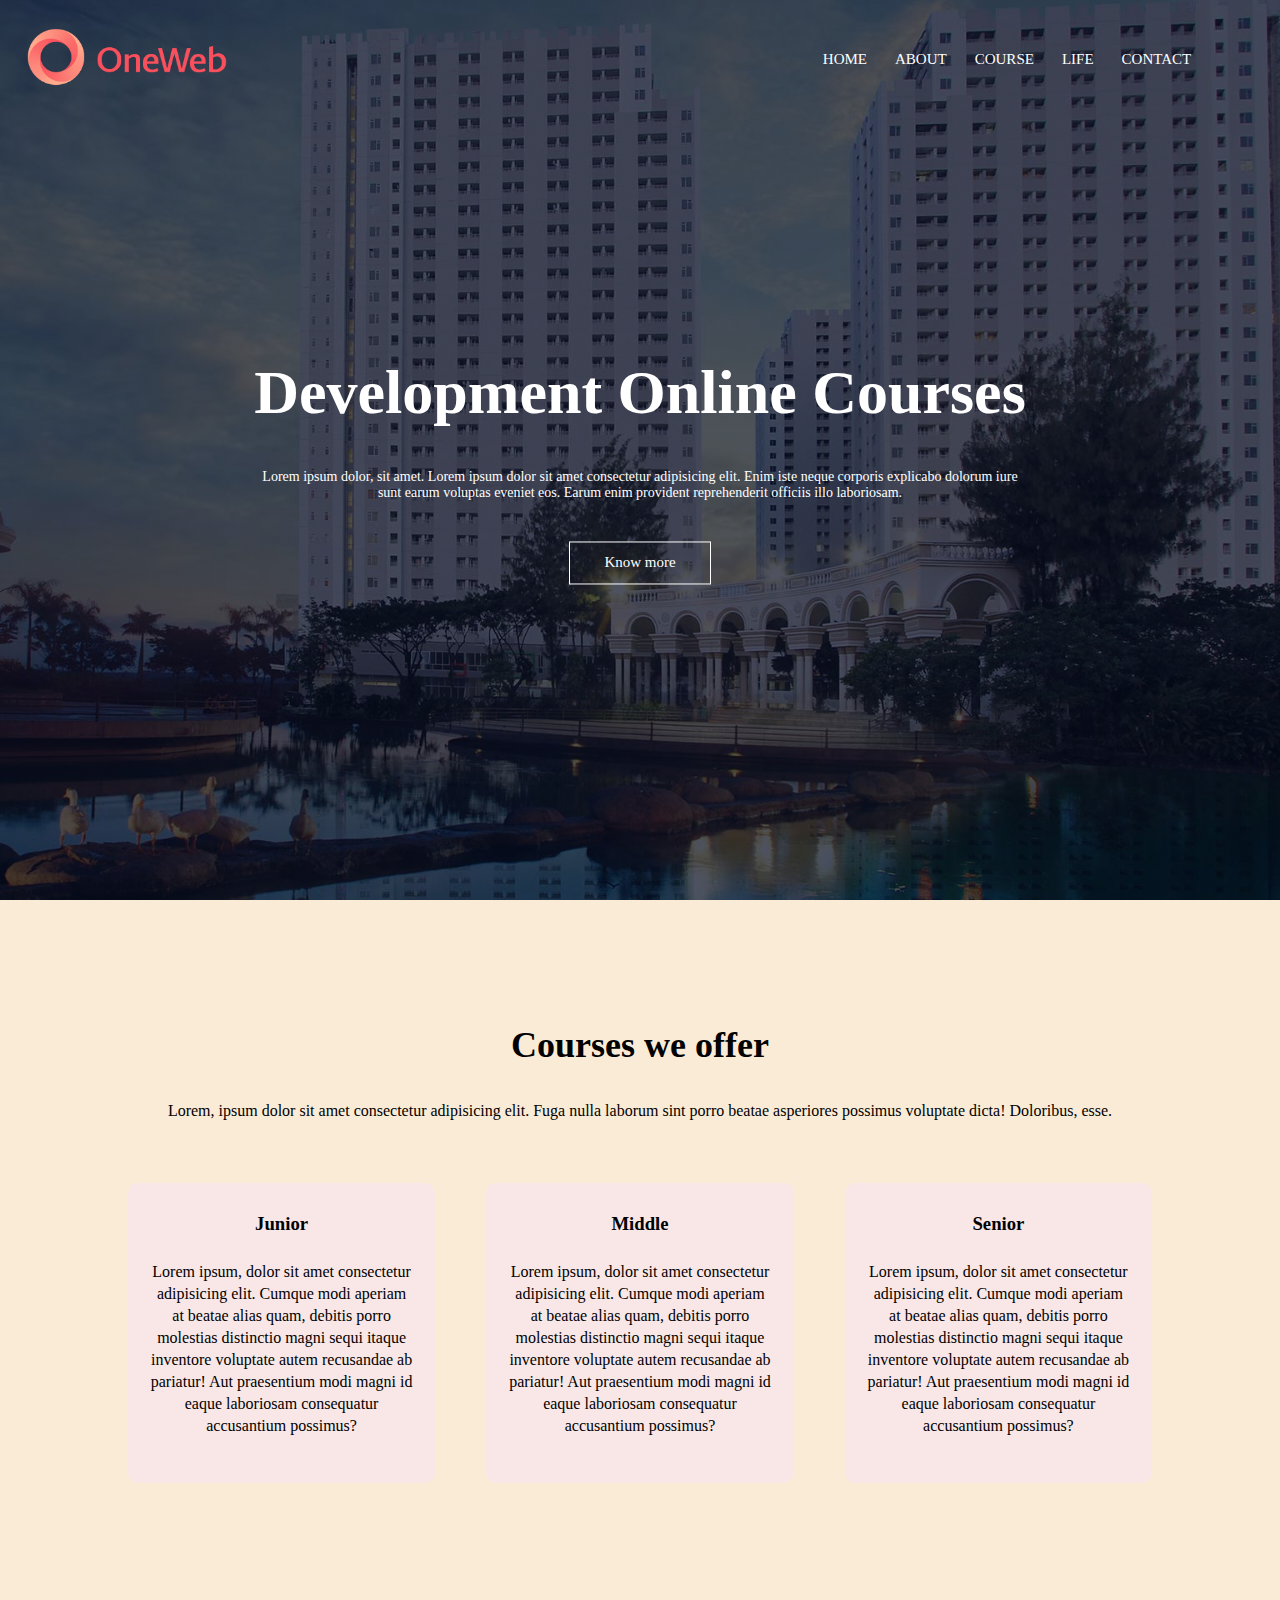
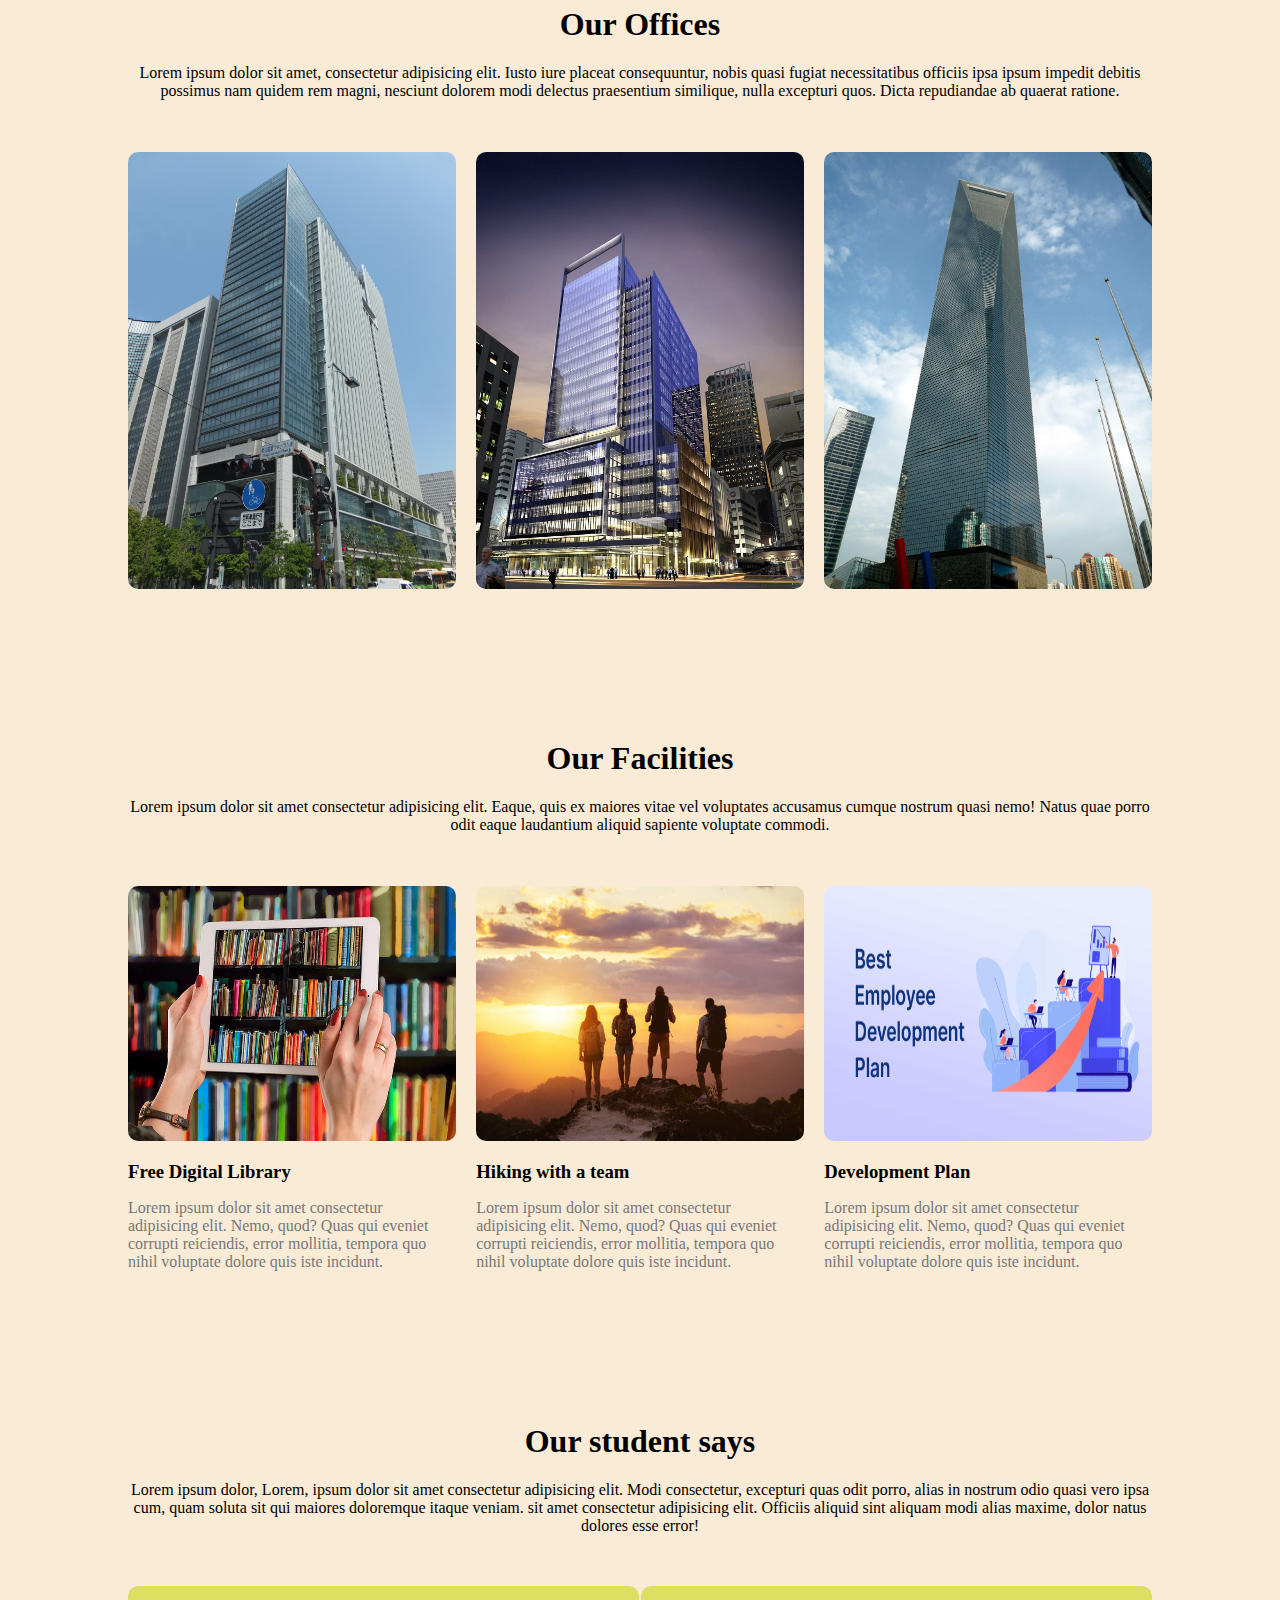
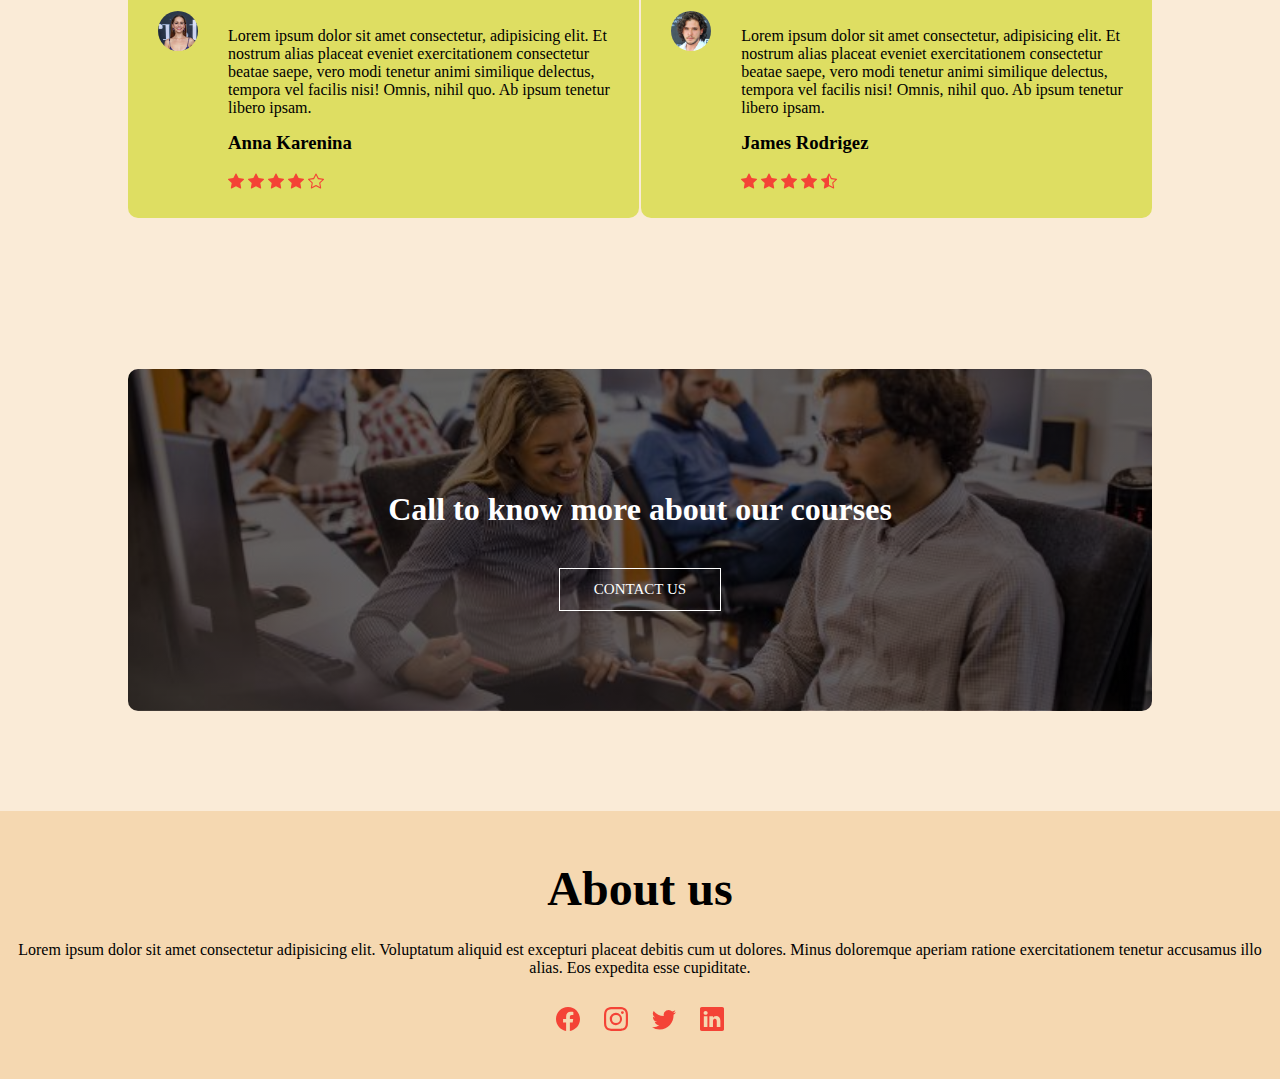
<file: index.html>
<!DOCTYPE html>
<html lang="en">
<head>
    <meta charset="UTF-8">
    <meta name="viewport" content="width=device-width, initial-scale=1.0">
    <title>Website</title>
    <link rel="stylesheet" href="style.css">
</head>
<body>
    <section class="header">
        <nav>
            <a href="index.html"><img src="imgs/logo.png" alt="logo"></a>
            <div class="nav-links" id="navLinks">
                <svg id="close" xmlns="http://www.w3.org/2000/svg" width="16" height="16" fill="currentColor" class="bi bi-x-lg" viewBox="0 0 16 16">
                    <path d="M2.146 2.854a.5.5 0 1 1 .708-.708L8 7.293l5.146-5.147a.5.5 0 0 1 .708.708L8.707 8l5.147 5.146a.5.5 0 0 1-.708.708L8 8.707l-5.146 5.147a.5.5 0 0 1-.708-.708L7.293 8 2.146 2.854Z"/>
                  </svg>
                <ul>
                    <li><a href="index.html">HOME</a></li>
                    <li><a href="about.html">ABOUT</a></li>
                    <li><a href="course.html">COURSE</a></li>
                    <li><a href="blog.html">LIFE</a></li>
                    <li><a href="contact.html">CONTACT</a></li>
                </ul>
            </div>
            <svg id="menu" xmlns="http://www.w3.org/2000/svg" width="16" height="16" fill="currentColor" class="bi bi-list" viewBox="0 0 16 16">
                <path fill-rule="evenodd" d="M2.5 12a.5.5 0 0 1 .5-.5h10a.5.5 0 0 1 0 1H3a.5.5 0 0 1-.5-.5zm0-4a.5.5 0 0 1 .5-.5h10a.5.5 0 0 1 0 1H3a.5.5 0 0 1-.5-.5zm0-4a.5.5 0 0 1 .5-.5h10a.5.5 0 0 1 0 1H3a.5.5 0 0 1-.5-.5z"/>
              </svg>
        </nav>
        <div class="text-box">
            <h1>Development Online Courses</h1>
            <p>Lorem ipsum dolor, sit amet. Lorem ipsum dolor sit amet consectetur adipisicing elit. Enim iste neque corporis explicabo dolorum iure <br> sunt earum voluptas eveniet eos. Earum enim provident reprehenderit officiis illo laboriosam.</p>
            <a href="about.html" class="hero-btn">Know more</a>
        </div>
    </section>

    <!-- course -->
    <section class="course">

        <h1>Courses we offer</h1>
        <p>Lorem, ipsum dolor sit amet consectetur adipisicing elit. Fuga nulla laborum sint porro beatae asperiores possimus voluptate dicta! Doloribus, esse.</p>
        <div class="row">
            <div class="course-col">
                <h3>Junior</h3>
                <p>Lorem ipsum, dolor sit amet consectetur adipisicing elit. Cumque modi aperiam at beatae alias quam, debitis porro molestias distinctio magni sequi itaque inventore voluptate autem recusandae ab pariatur! Aut praesentium modi magni id eaque laboriosam consequatur accusantium possimus?</p>
            </div><div class="course-col">
                <h3>Middle</h3>
                <p>Lorem ipsum, dolor sit amet consectetur adipisicing elit. Cumque modi aperiam at beatae alias quam, debitis porro molestias distinctio magni sequi itaque inventore voluptate autem recusandae ab pariatur! Aut praesentium modi magni id eaque laboriosam consequatur accusantium possimus?</p>
            </div>
            <div class="course-col">
                <h3>Senior</h3>
                <p>Lorem ipsum, dolor sit amet consectetur adipisicing elit. Cumque modi aperiam at beatae alias quam, debitis porro molestias distinctio magni sequi itaque inventore voluptate autem recusandae ab pariatur! Aut praesentium modi magni id eaque laboriosam consequatur accusantium possimus?</p>
            </div>
        </div>

    </section>
 
    <!-- campus -->
    <section class="campus">
        <h1>Our Offices</h1>
        <p>Lorem ipsum dolor sit amet, consectetur adipisicing elit. Iusto iure placeat consequuntur, nobis quasi fugiat necessitatibus officiis ipsa ipsum impedit debitis possimus nam quidem rem magni, nesciunt dolorem modi delectus praesentium similique, nulla excepturi quos. Dicta repudiandae ab quaerat ratione.</p>

        <div class="row">
          <div class="campus-col">
            <img src="imgs/tokyo.jpg" alt="img">
            <div class="leayer">
                <h3>TOKYO</h3>
            </div>
          </div>
          <div class="campus-col">
            <img src="imgs/lasvegas.jpg" alt="img">
            <div class="leayer">
                <h3>LAS VEGAS</h3>
            </div>
          </div>
          <div class="campus-col">
            <img src="imgs/praga.jpg" alt="img">
            <div class="leayer">
                <h3>PRAGA</h3>
            </div>
          </div>
        </div>
    </section>

    <!-- Facilities -->

    <section class="facilities">
        <h1>Our Facilities</h1>
        <p>Lorem ipsum dolor sit amet consectetur adipisicing elit. Eaque, quis ex maiores vitae vel voluptates accusamus cumque nostrum quasi nemo! Natus quae porro odit eaque laudantium aliquid sapiente voluptate commodi.</p>

        <div class="row">
            <div class="facilities-col">
                <img src="imgs/library.png" alt="img">
                <h3>Free Digital Library</h3>
                <p>Lorem ipsum dolor sit amet consectetur adipisicing elit. Nemo, quod? Quas qui eveniet corrupti reiciendis, error mollitia, tempora quo nihil voluptate dolore quis iste incidunt.</p>
            </div>
            <div class="facilities-col">
                <img src="imgs/camping.png" alt="img">
                <h3>Hiking with a team</h3>
                <p>Lorem ipsum dolor sit amet consectetur adipisicing elit. Nemo, quod? Quas qui eveniet corrupti reiciendis, error mollitia, tempora quo nihil voluptate dolore quis iste incidunt.</p>
            </div>
            <div class="facilities-col">
                <img src="imgs/plan.jpg" alt="img">
                <h3>Development Plan</h3>
                <p>Lorem ipsum dolor sit amet consectetur adipisicing elit. Nemo, quod? Quas qui eveniet corrupti reiciendis, error mollitia, tempora quo nihil voluptate dolore quis iste incidunt.</p>
            </div>
        </div>

    </section>

    <!-- Testimonials -->

    <section class="testimonials">
     <h1>Our student says</h1>
    <p>Lorem ipsum dolor, Lorem, ipsum dolor sit amet consectetur adipisicing elit. Modi consectetur, excepturi quas odit porro, alias in nostrum odio quasi vero ipsa cum, quam soluta sit qui maiores doloremque itaque veniam. sit amet consectetur adipisicing elit. Officiis aliquid sint aliquam modi alias maxime, dolor natus dolores esse error!</p>
    <div class="row">
        <div class="testimonial-col">
            <img src="imgs/user1.jpg" alt="img">
            <div>
                <p>Lorem ipsum dolor sit amet consectetur, adipisicing elit. Et nostrum alias placeat eveniet exercitationem consectetur beatae saepe, vero modi tenetur animi similique delectus, tempora vel facilis nisi! Omnis, nihil quo. Ab ipsum tenetur libero ipsam.</p>
                <h3>Anna Karenina</h3>
                <svg xmlns="http://www.w3.org/2000/svg" width="16" height="16" fill="currentColor" class="bi bi-star-fill" viewBox="0 0 16 16">
                    <path d="M3.612 15.443c-.386.198-.824-.149-.746-.592l.83-4.73L.173 6.765c-.329-.314-.158-.888.283-.95l4.898-.696L7.538.792c.197-.39.73-.39.927 0l2.184 4.327 4.898.696c.441.062.612.636.282.95l-3.522 3.356.83 4.73c.078.443-.36.79-.746.592L8 13.187l-4.389 2.256z"/>
                  </svg>
                  <svg xmlns="http://www.w3.org/2000/svg" width="16" height="16" fill="currentColor" class="bi bi-star-fill" viewBox="0 0 16 16">
                    <path d="M3.612 15.443c-.386.198-.824-.149-.746-.592l.83-4.73L.173 6.765c-.329-.314-.158-.888.283-.95l4.898-.696L7.538.792c.197-.39.73-.39.927 0l2.184 4.327 4.898.696c.441.062.612.636.282.95l-3.522 3.356.83 4.73c.078.443-.36.79-.746.592L8 13.187l-4.389 2.256z"/>
                  </svg>
                  <svg xmlns="http://www.w3.org/2000/svg" width="16" height="16" fill="currentColor" class="bi bi-star-fill" viewBox="0 0 16 16">
                    <path d="M3.612 15.443c-.386.198-.824-.149-.746-.592l.83-4.73L.173 6.765c-.329-.314-.158-.888.283-.95l4.898-.696L7.538.792c.197-.39.73-.39.927 0l2.184 4.327 4.898.696c.441.062.612.636.282.95l-3.522 3.356.83 4.73c.078.443-.36.79-.746.592L8 13.187l-4.389 2.256z"/>
                  </svg>
                  <svg xmlns="http://www.w3.org/2000/svg" width="16" height="16" fill="currentColor" class="bi bi-star-fill" viewBox="0 0 16 16">
                    <path d="M3.612 15.443c-.386.198-.824-.149-.746-.592l.83-4.73L.173 6.765c-.329-.314-.158-.888.283-.95l4.898-.696L7.538.792c.197-.39.73-.39.927 0l2.184 4.327 4.898.696c.441.062.612.636.282.95l-3.522 3.356.83 4.73c.078.443-.36.79-.746.592L8 13.187l-4.389 2.256z"/>
                  </svg>
                  <svg xmlns="http://www.w3.org/2000/svg" width="16" height="16" fill="currentColor" class="bi bi-star" viewBox="0 0 16 16">
                    <path d="M2.866 14.85c-.078.444.36.791.746.593l4.39-2.256 4.389 2.256c.386.198.824-.149.746-.592l-.83-4.73 3.522-3.356c.33-.314.16-.888-.282-.95l-4.898-.696L8.465.792a.513.513 0 0 0-.927 0L5.354 5.12l-4.898.696c-.441.062-.612.636-.283.95l3.523 3.356-.83 4.73zm4.905-2.767-3.686 1.894.694-3.957a.565.565 0 0 0-.163-.505L1.71 6.745l4.052-.576a.525.525 0 0 0 .393-.288L8 2.223l1.847 3.658a.525.525 0 0 0 .393.288l4.052.575-2.906 2.77a.565.565 0 0 0-.163.506l.694 3.957-3.686-1.894a.503.503 0 0 0-.461 0z"/>
                  </svg>
            </div>
        </div>
        <div class="testimonial-col">
            <img src="imgs/user2.jpg" alt="img">
            <div>
                <p>Lorem ipsum dolor sit amet consectetur, adipisicing elit. Et nostrum alias placeat eveniet exercitationem consectetur beatae saepe, vero modi tenetur animi similique delectus, tempora vel facilis nisi! Omnis, nihil quo. Ab ipsum tenetur libero ipsam.</p>
                <h3>James Rodrigez</h3>
                <svg xmlns="http://www.w3.org/2000/svg" width="16" height="16" fill="currentColor" class="bi bi-star-fill" viewBox="0 0 16 16">
                    <path d="M3.612 15.443c-.386.198-.824-.149-.746-.592l.83-4.73L.173 6.765c-.329-.314-.158-.888.283-.95l4.898-.696L7.538.792c.197-.39.73-.39.927 0l2.184 4.327 4.898.696c.441.062.612.636.282.95l-3.522 3.356.83 4.73c.078.443-.36.79-.746.592L8 13.187l-4.389 2.256z"/>
                  </svg>
                  <svg xmlns="http://www.w3.org/2000/svg" width="16" height="16" fill="currentColor" class="bi bi-star-fill" viewBox="0 0 16 16">
                    <path d="M3.612 15.443c-.386.198-.824-.149-.746-.592l.83-4.73L.173 6.765c-.329-.314-.158-.888.283-.95l4.898-.696L7.538.792c.197-.39.73-.39.927 0l2.184 4.327 4.898.696c.441.062.612.636.282.95l-3.522 3.356.83 4.73c.078.443-.36.79-.746.592L8 13.187l-4.389 2.256z"/>
                  </svg>
                  <svg xmlns="http://www.w3.org/2000/svg" width="16" height="16" fill="currentColor" class="bi bi-star-fill" viewBox="0 0 16 16">
                    <path d="M3.612 15.443c-.386.198-.824-.149-.746-.592l.83-4.73L.173 6.765c-.329-.314-.158-.888.283-.95l4.898-.696L7.538.792c.197-.39.73-.39.927 0l2.184 4.327 4.898.696c.441.062.612.636.282.95l-3.522 3.356.83 4.73c.078.443-.36.79-.746.592L8 13.187l-4.389 2.256z"/>
                  </svg>
                  <svg xmlns="http://www.w3.org/2000/svg" width="16" height="16" fill="currentColor" class="bi bi-star-fill" viewBox="0 0 16 16">
                    <path d="M3.612 15.443c-.386.198-.824-.149-.746-.592l.83-4.73L.173 6.765c-.329-.314-.158-.888.283-.95l4.898-.696L7.538.792c.197-.39.73-.39.927 0l2.184 4.327 4.898.696c.441.062.612.636.282.95l-3.522 3.356.83 4.73c.078.443-.36.79-.746.592L8 13.187l-4.389 2.256z"/>
                  </svg>
                  <svg xmlns="http://www.w3.org/2000/svg" width="16" height="16" fill="currentColor" class="bi bi-star-half" viewBox="0 0 16 16">
                    <path d="M5.354 5.119 7.538.792A.516.516 0 0 1 8 .5c.183 0 .366.097.465.292l2.184 4.327 4.898.696A.537.537 0 0 1 16 6.32a.548.548 0 0 1-.17.445l-3.523 3.356.83 4.73c.078.443-.36.79-.746.592L8 13.187l-4.389 2.256a.52.52 0 0 1-.146.05c-.342.06-.668-.254-.6-.642l.83-4.73L.173 6.765a.55.55 0 0 1-.172-.403.58.58 0 0 1 .085-.302.513.513 0 0 1 .37-.245l4.898-.696zM8 12.027a.5.5 0 0 1 .232.056l3.686 1.894-.694-3.957a.565.565 0 0 1 .162-.505l2.907-2.77-4.052-.576a.525.525 0 0 1-.393-.288L8.001 2.223 8 2.226v9.8z"/>
                  </svg>
            </div>
        </div>
    </div>
    </section>


    <!-- Call To Action -->

    <section class="cta">
        <h1>Call to know more about our courses</h1>
        <a href="contact.html" class="hero-btn">CONTACT US</a>
    </section>

    <!-- Footer -->

    <section class="footer">
        <h4>About us</h4>
        <p>Lorem ipsum dolor sit amet consectetur adipisicing elit. Voluptatum aliquid est excepturi placeat debitis cum ut dolores. Minus doloremque aperiam ratione exercitationem tenetur accusamus illo alias. Eos expedita esse cupiditate.</p>
        <div class="icons">
            <svg xmlns="http://www.w3.org/2000/svg" width="16" height="16" fill="currentColor" class="bi bi-facebook" viewBox="0 0 16 16">
                <path d="M16 8.049c0-4.446-3.582-8.05-8-8.05C3.58 0-.002 3.603-.002 8.05c0 4.017 2.926 7.347 6.75 7.951v-5.625h-2.03V8.05H6.75V6.275c0-2.017 1.195-3.131 3.022-3.131.876 0 1.791.157 1.791.157v1.98h-1.009c-.993 0-1.303.621-1.303 1.258v1.51h2.218l-.354 2.326H9.25V16c3.824-.604 6.75-3.934 6.75-7.951z"/>
              </svg>
              <svg xmlns="http://www.w3.org/2000/svg" width="16" height="16" fill="currentColor" class="bi bi-instagram" viewBox="0 0 16 16">
                <path d="M8 0C5.829 0 5.556.01 4.703.048 3.85.088 3.269.222 2.76.42a3.917 3.917 0 0 0-1.417.923A3.927 3.927 0 0 0 .42 2.76C.222 3.268.087 3.85.048 4.7.01 5.555 0 5.827 0 8.001c0 2.172.01 2.444.048 3.297.04.852.174 1.433.372 1.942.205.526.478.972.923 1.417.444.445.89.719 1.416.923.51.198 1.09.333 1.942.372C5.555 15.99 5.827 16 8 16s2.444-.01 3.298-.048c.851-.04 1.434-.174 1.943-.372a3.916 3.916 0 0 0 1.416-.923c.445-.445.718-.891.923-1.417.197-.509.332-1.09.372-1.942C15.99 10.445 16 10.173 16 8s-.01-2.445-.048-3.299c-.04-.851-.175-1.433-.372-1.941a3.926 3.926 0 0 0-.923-1.417A3.911 3.911 0 0 0 13.24.42c-.51-.198-1.092-.333-1.943-.372C10.443.01 10.172 0 7.998 0h.003zm-.717 1.442h.718c2.136 0 2.389.007 3.232.046.78.035 1.204.166 1.486.275.373.145.64.319.92.599.28.28.453.546.598.92.11.281.24.705.275 1.485.039.843.047 1.096.047 3.231s-.008 2.389-.047 3.232c-.035.78-.166 1.203-.275 1.485a2.47 2.47 0 0 1-.599.919c-.28.28-.546.453-.92.598-.28.11-.704.24-1.485.276-.843.038-1.096.047-3.232.047s-2.39-.009-3.233-.047c-.78-.036-1.203-.166-1.485-.276a2.478 2.478 0 0 1-.92-.598 2.48 2.48 0 0 1-.6-.92c-.109-.281-.24-.705-.275-1.485-.038-.843-.046-1.096-.046-3.233 0-2.136.008-2.388.046-3.231.036-.78.166-1.204.276-1.486.145-.373.319-.64.599-.92.28-.28.546-.453.92-.598.282-.11.705-.24 1.485-.276.738-.034 1.024-.044 2.515-.045v.002zm4.988 1.328a.96.96 0 1 0 0 1.92.96.96 0 0 0 0-1.92zm-4.27 1.122a4.109 4.109 0 1 0 0 8.217 4.109 4.109 0 0 0 0-8.217zm0 1.441a2.667 2.667 0 1 1 0 5.334 2.667 2.667 0 0 1 0-5.334z"/>
              </svg>
              <svg xmlns="http://www.w3.org/2000/svg" width="16" height="16" fill="currentColor" class="bi bi-twitter" viewBox="0 0 16 16">
                <path d="M5.026 15c6.038 0 9.341-5.003 9.341-9.334 0-.14 0-.282-.006-.422A6.685 6.685 0 0 0 16 3.542a6.658 6.658 0 0 1-1.889.518 3.301 3.301 0 0 0 1.447-1.817 6.533 6.533 0 0 1-2.087.793A3.286 3.286 0 0 0 7.875 6.03a9.325 9.325 0 0 1-6.767-3.429 3.289 3.289 0 0 0 1.018 4.382A3.323 3.323 0 0 1 .64 6.575v.045a3.288 3.288 0 0 0 2.632 3.218 3.203 3.203 0 0 1-.865.115 3.23 3.23 0 0 1-.614-.057 3.283 3.283 0 0 0 3.067 2.277A6.588 6.588 0 0 1 .78 13.58a6.32 6.32 0 0 1-.78-.045A9.344 9.344 0 0 0 5.026 15z"/>
              </svg>
              <svg xmlns="http://www.w3.org/2000/svg" width="16" height="16" fill="currentColor" class="bi bi-linkedin" viewBox="0 0 16 16">
                <path d="M0 1.146C0 .513.526 0 1.175 0h13.65C15.474 0 16 .513 16 1.146v13.708c0 .633-.526 1.146-1.175 1.146H1.175C.526 16 0 15.487 0 14.854V1.146zm4.943 12.248V6.169H2.542v7.225h2.401zm-1.2-8.212c.837 0 1.358-.554 1.358-1.248-.015-.709-.52-1.248-1.342-1.248-.822 0-1.359.54-1.359 1.248 0 .694.521 1.248 1.327 1.248h.016zm4.908 8.212V9.359c0-.216.016-.432.08-.586.173-.431.568-.878 1.232-.878.869 0 1.216.662 1.216 1.634v3.865h2.401V9.25c0-2.22-1.184-3.252-2.764-3.252-1.274 0-1.845.7-2.165 1.193v.025h-.016a5.54 5.54 0 0 1 .016-.025V6.169h-2.4c.03.678 0 7.225 0 7.225h2.4z"/>
              </svg>
        </div>
      
    </section>


<script src="index.js" defer></script>
</body>
</html>
</file>
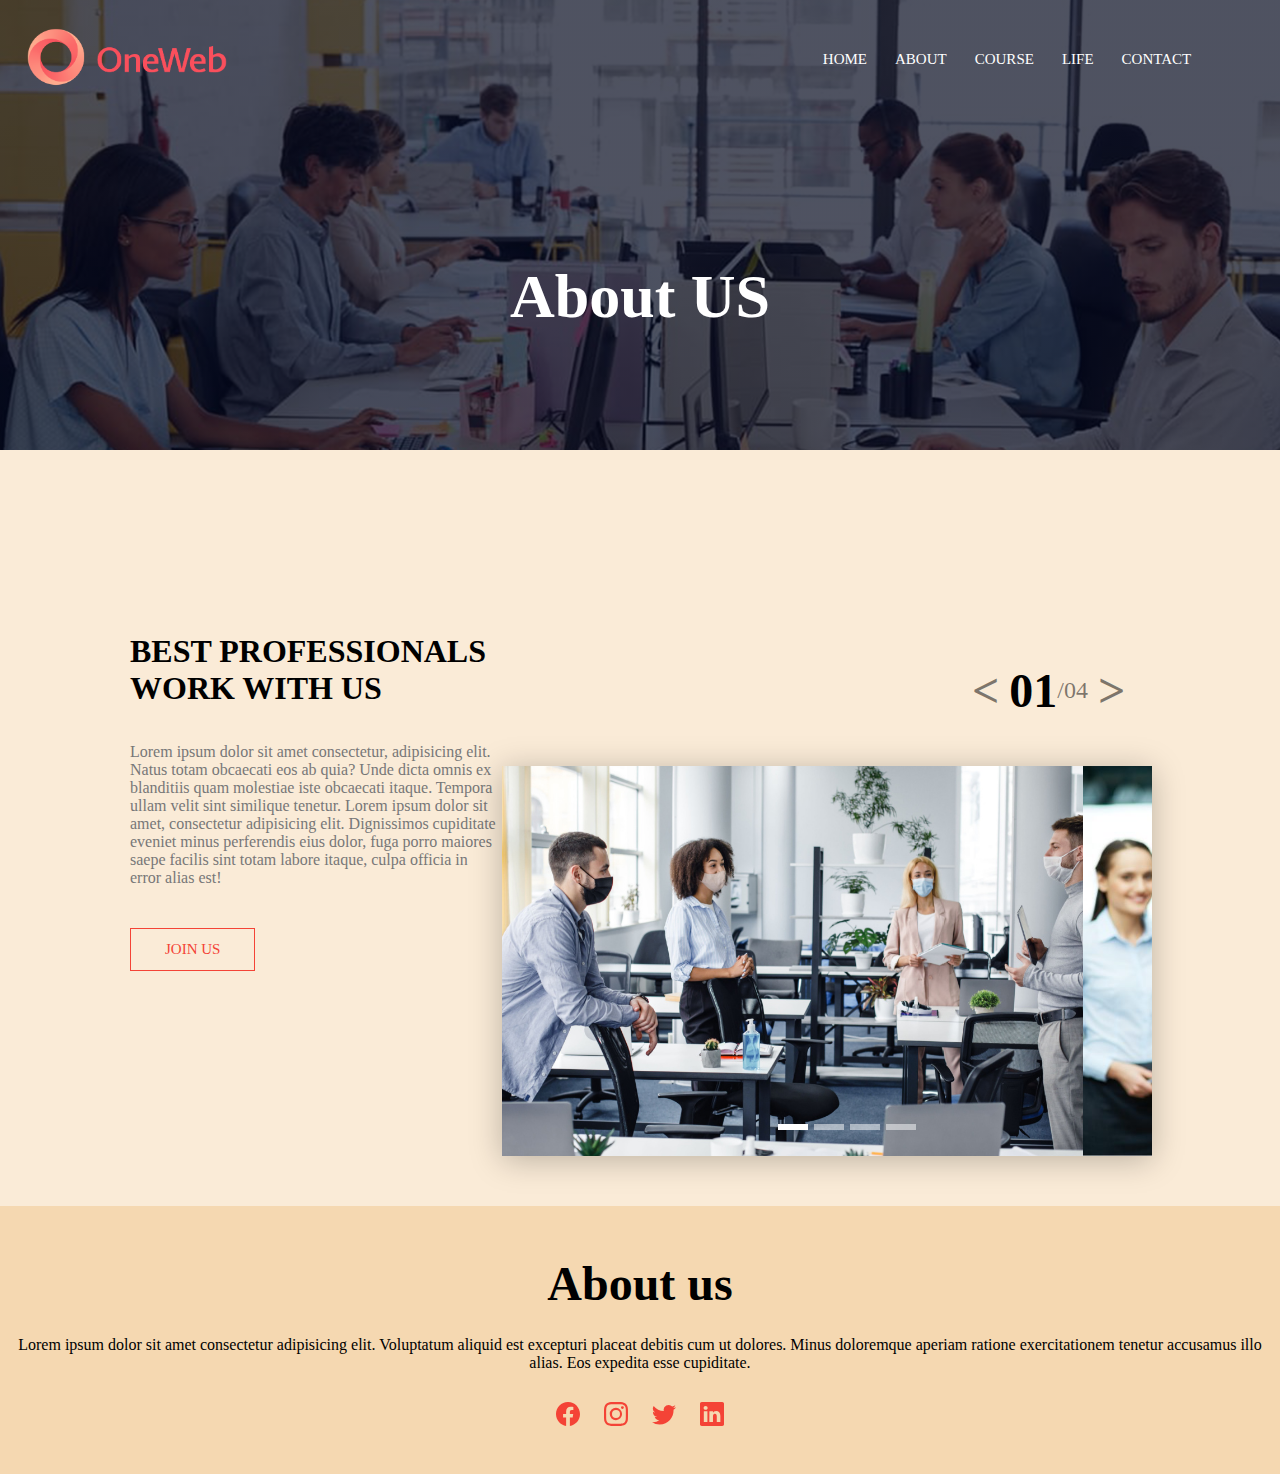
<file: about.html>
<!DOCTYPE html>
    <html lang="en">
    <head>
        <meta charset="UTF-8">
        <meta name="viewport" content="width=device-width, initial-scale=1.0">
        <title>Website</title>
        <link rel="stylesheet" href="style.css">
    </head>
    <body>
        <section class="sub-header">
            <nav>
                <a href="index.html"><img src="imgs/logo.png" alt="logo"></a>
                <div class="nav-links" id="navLinks">
                    <svg id="close" xmlns="http://www.w3.org/2000/svg" width="16" height="16" fill="currentColor" class="bi bi-x-lg" viewBox="0 0 16 16">
                        <path d="M2.146 2.854a.5.5 0 1 1 .708-.708L8 7.293l5.146-5.147a.5.5 0 0 1 .708.708L8.707 8l5.147 5.146a.5.5 0 0 1-.708.708L8 8.707l-5.146 5.147a.5.5 0 0 1-.708-.708L7.293 8 2.146 2.854Z"/>
                      </svg>
                    <ul>
                        <li><a href="index.html">HOME</a></li>
                        <li><a href="about.html">ABOUT</a></li>
                        <li><a href="course.html">COURSE</a></li>
                        <li><a href="blog.html">LIFE</a></li>
                        <li><a href="contact.html">CONTACT</a></li>
                    </ul>
                </div>
                <svg id="menu" xmlns="http://www.w3.org/2000/svg" width="16" height="16" fill="currentColor" class="bi bi-list" viewBox="0 0 16 16">
                    <path fill-rule="evenodd" d="M2.5 12a.5.5 0 0 1 .5-.5h10a.5.5 0 0 1 0 1H3a.5.5 0 0 1-.5-.5zm0-4a.5.5 0 0 1 .5-.5h10a.5.5 0 0 1 0 1H3a.5.5 0 0 1-.5-.5zm0-4a.5.5 0 0 1 .5-.5h10a.5.5 0 0 1 0 1H3a.5.5 0 0 1-.5-.5z"/>
                  </svg>
            </nav>
            <div class="text-box">
                <h1>About US</h1>
            </div>
        </section> 

        <!-- about us -->

        <section class="about-us">
            
            <div class="row">
                <div class="about-col">
                    <h1>BEST PROFESSIONALS WORK WITH US</h1>
                    <p>Lorem ipsum dolor sit amet consectetur, adipisicing elit. Natus totam obcaecati eos ab quia? Unde dicta omnis ex blanditiis quam molestiae iste obcaecati itaque. Tempora ullam velit sint similique tenetur. Lorem ipsum dolor sit amet, consectetur adipisicing elit. Dignissimos cupiditate eveniet minus perferendis eius dolor, fuga porro maiores saepe facilis sint totam labore itaque, culpa officia in error alias est!</p>
                    <a href="contact.html" class="hero-btn btns">JOIN US</a>
                </div>
                <div class="offer__slider">
                    <div class="offer__slider-counter">
                        <div class="offer__slider-prev" style="user-select: none;">
                            <h1><</h1>
                        </div>
                        <span id="current">03</span>
                        /
                        <span id="total">04</span>
                        <div class="offer__slider-next" style="user-select: none;">
                            <h1>></h1>
                        </div>
                    </div>
                    <div class="offer__slider-wrapper">
                        <div class="offer__slider-inner">
                            <div class="offer__slide">
                                <img src="imgs/staff.jpg" alt="pepper">
                            </div>
                            <div class="offer__slide">
                                <img src="imgs/staff1.jpg" alt="food">
                            </div>
                            <div class="offer__slide">
                                <img src="imgs/staff2.jpg" alt="oil">
                            </div>
                            <div class="offer__slide">
                                <img src="imgs/staff3.jpg" alt="paprika">
                            </div>
                        </div>
                    </div>
                </div>
            </div>
        </div>
    
                </div>
        </section>



        <section class="footer">
            <h4>About us</h4>
            <p>Lorem ipsum dolor sit amet consectetur adipisicing elit. Voluptatum aliquid est excepturi placeat debitis cum ut dolores. Minus doloremque aperiam ratione exercitationem tenetur accusamus illo alias. Eos expedita esse cupiditate.</p>
    <div class="icons">
        <svg xmlns="http://www.w3.org/2000/svg" width="16" height="16" fill="currentColor" class="bi bi-facebook" viewBox="0 0 16 16">
            <path d="M16 8.049c0-4.446-3.582-8.05-8-8.05C3.58 0-.002 3.603-.002 8.05c0 4.017 2.926 7.347 6.75 7.951v-5.625h-2.03V8.05H6.75V6.275c0-2.017 1.195-3.131 3.022-3.131.876 0 1.791.157 1.791.157v1.98h-1.009c-.993 0-1.303.621-1.303 1.258v1.51h2.218l-.354 2.326H9.25V16c3.824-.604 6.75-3.934 6.75-7.951z"/>
          </svg>
          <svg xmlns="http://www.w3.org/2000/svg" width="16" height="16" fill="currentColor" class="bi bi-instagram" viewBox="0 0 16 16">
            <path d="M8 0C5.829 0 5.556.01 4.703.048 3.85.088 3.269.222 2.76.42a3.917 3.917 0 0 0-1.417.923A3.927 3.927 0 0 0 .42 2.76C.222 3.268.087 3.85.048 4.7.01 5.555 0 5.827 0 8.001c0 2.172.01 2.444.048 3.297.04.852.174 1.433.372 1.942.205.526.478.972.923 1.417.444.445.89.719 1.416.923.51.198 1.09.333 1.942.372C5.555 15.99 5.827 16 8 16s2.444-.01 3.298-.048c.851-.04 1.434-.174 1.943-.372a3.916 3.916 0 0 0 1.416-.923c.445-.445.718-.891.923-1.417.197-.509.332-1.09.372-1.942C15.99 10.445 16 10.173 16 8s-.01-2.445-.048-3.299c-.04-.851-.175-1.433-.372-1.941a3.926 3.926 0 0 0-.923-1.417A3.911 3.911 0 0 0 13.24.42c-.51-.198-1.092-.333-1.943-.372C10.443.01 10.172 0 7.998 0h.003zm-.717 1.442h.718c2.136 0 2.389.007 3.232.046.78.035 1.204.166 1.486.275.373.145.64.319.92.599.28.28.453.546.598.92.11.281.24.705.275 1.485.039.843.047 1.096.047 3.231s-.008 2.389-.047 3.232c-.035.78-.166 1.203-.275 1.485a2.47 2.47 0 0 1-.599.919c-.28.28-.546.453-.92.598-.28.11-.704.24-1.485.276-.843.038-1.096.047-3.232.047s-2.39-.009-3.233-.047c-.78-.036-1.203-.166-1.485-.276a2.478 2.478 0 0 1-.92-.598 2.48 2.48 0 0 1-.6-.92c-.109-.281-.24-.705-.275-1.485-.038-.843-.046-1.096-.046-3.233 0-2.136.008-2.388.046-3.231.036-.78.166-1.204.276-1.486.145-.373.319-.64.599-.92.28-.28.546-.453.92-.598.282-.11.705-.24 1.485-.276.738-.034 1.024-.044 2.515-.045v.002zm4.988 1.328a.96.96 0 1 0 0 1.92.96.96 0 0 0 0-1.92zm-4.27 1.122a4.109 4.109 0 1 0 0 8.217 4.109 4.109 0 0 0 0-8.217zm0 1.441a2.667 2.667 0 1 1 0 5.334 2.667 2.667 0 0 1 0-5.334z"/>
          </svg>
          <svg xmlns="http://www.w3.org/2000/svg" width="16" height="16" fill="currentColor" class="bi bi-twitter" viewBox="0 0 16 16">
            <path d="M5.026 15c6.038 0 9.341-5.003 9.341-9.334 0-.14 0-.282-.006-.422A6.685 6.685 0 0 0 16 3.542a6.658 6.658 0 0 1-1.889.518 3.301 3.301 0 0 0 1.447-1.817 6.533 6.533 0 0 1-2.087.793A3.286 3.286 0 0 0 7.875 6.03a9.325 9.325 0 0 1-6.767-3.429 3.289 3.289 0 0 0 1.018 4.382A3.323 3.323 0 0 1 .64 6.575v.045a3.288 3.288 0 0 0 2.632 3.218 3.203 3.203 0 0 1-.865.115 3.23 3.23 0 0 1-.614-.057 3.283 3.283 0 0 0 3.067 2.277A6.588 6.588 0 0 1 .78 13.58a6.32 6.32 0 0 1-.78-.045A9.344 9.344 0 0 0 5.026 15z"/>
          </svg>
          <svg xmlns="http://www.w3.org/2000/svg" width="16" height="16" fill="currentColor" class="bi bi-linkedin" viewBox="0 0 16 16">
            <path d="M0 1.146C0 .513.526 0 1.175 0h13.65C15.474 0 16 .513 16 1.146v13.708c0 .633-.526 1.146-1.175 1.146H1.175C.526 16 0 15.487 0 14.854V1.146zm4.943 12.248V6.169H2.542v7.225h2.401zm-1.2-8.212c.837 0 1.358-.554 1.358-1.248-.015-.709-.52-1.248-1.342-1.248-.822 0-1.359.54-1.359 1.248 0 .694.521 1.248 1.327 1.248h.016zm4.908 8.212V9.359c0-.216.016-.432.08-.586.173-.431.568-.878 1.232-.878.869 0 1.216.662 1.216 1.634v3.865h2.401V9.25c0-2.22-1.184-3.252-2.764-3.252-1.274 0-1.845.7-2.165 1.193v.025h-.016a5.54 5.54 0 0 1 .016-.025V6.169h-2.4c.03.678 0 7.225 0 7.225h2.4z"/>
          </svg>
    </div>
  
</section>



<script src="index.js" defer></script>
</body>
</html>
</file>
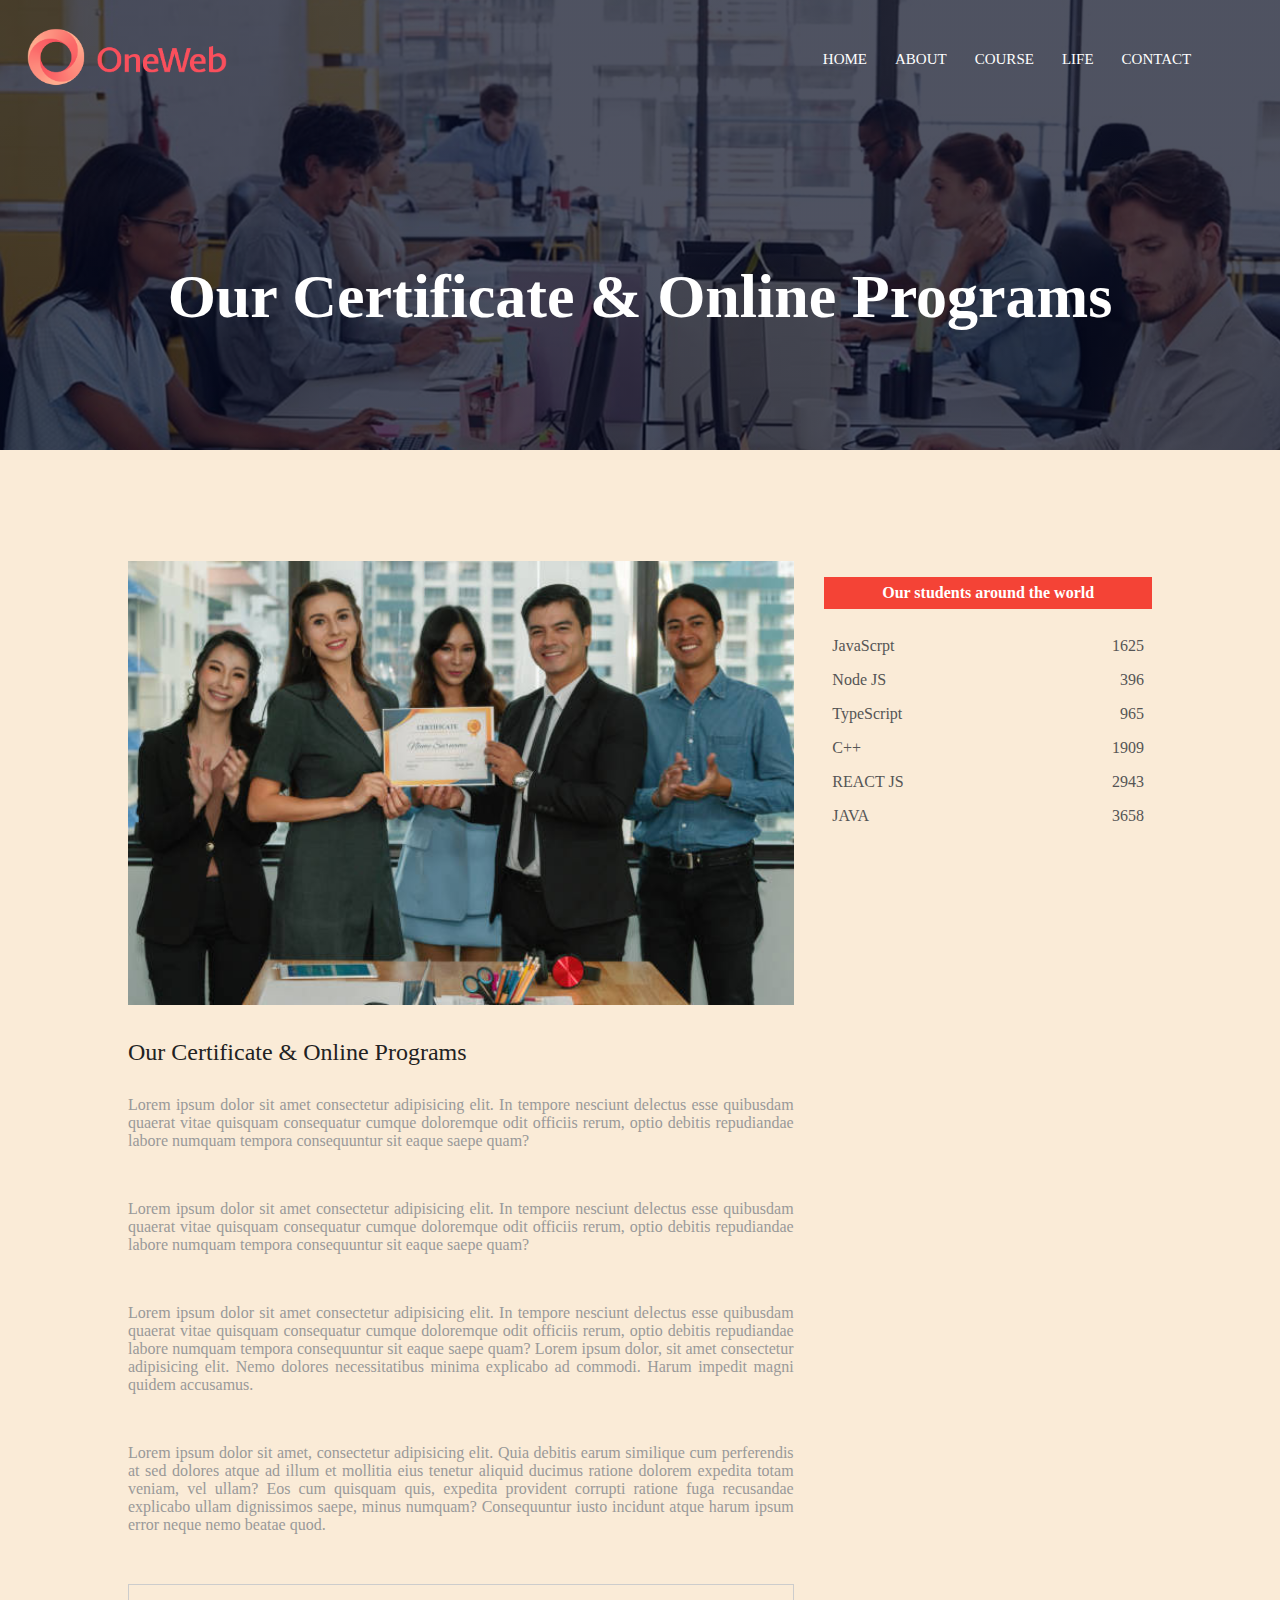
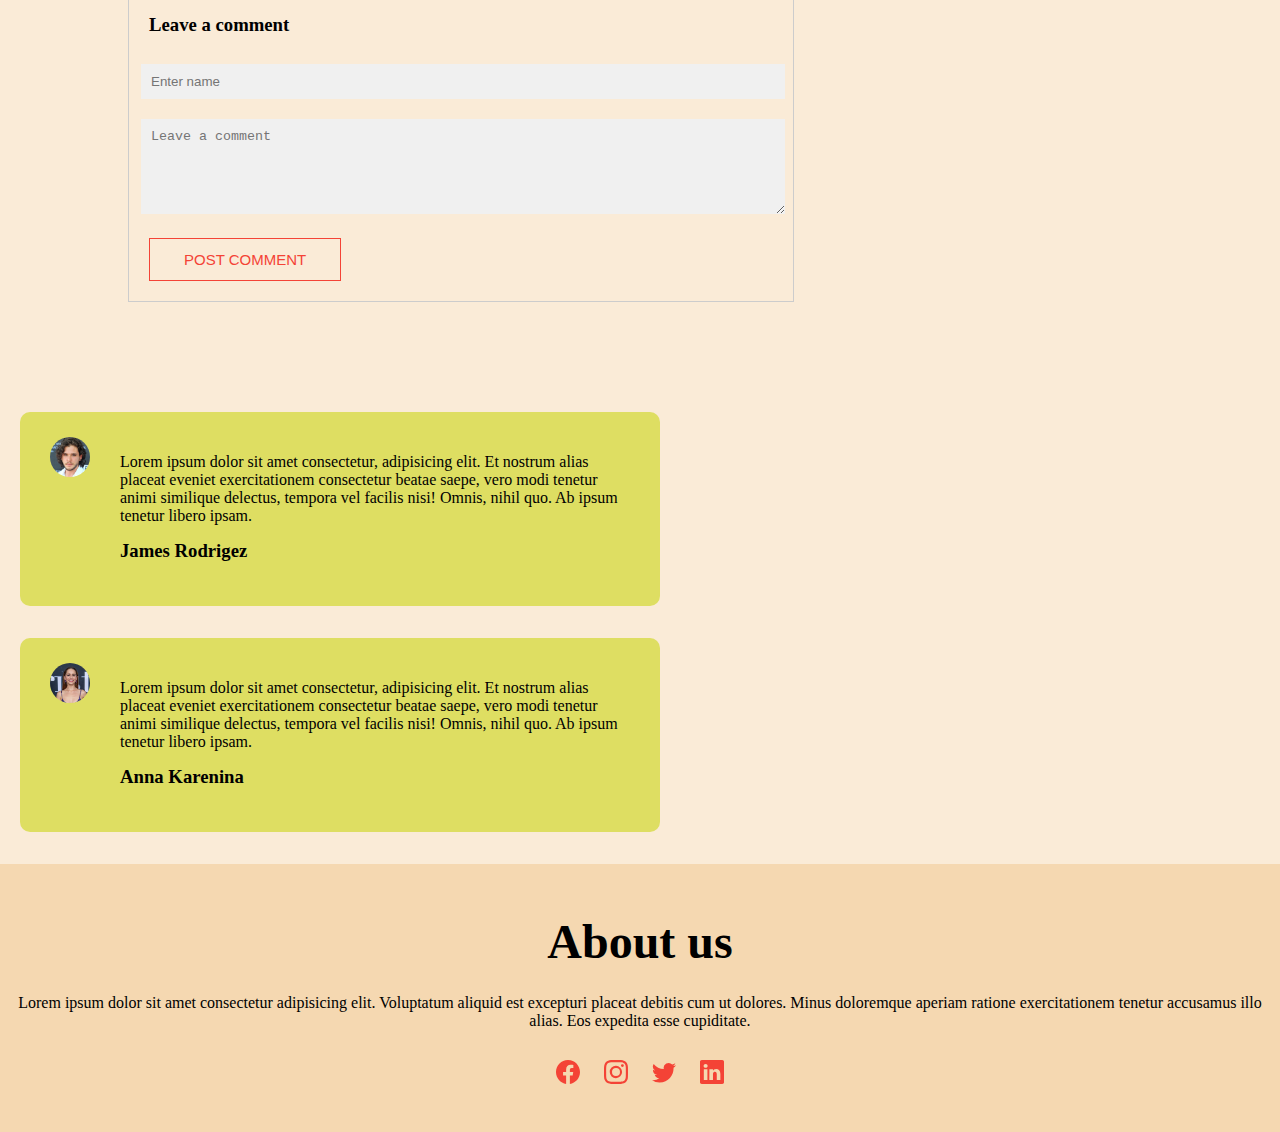
<file: blog.html>
<!DOCTYPE html>
<html lang="en">

<head>
    <meta charset="UTF-8">
    <meta name="viewport" content="width=device-width, initial-scale=1.0">
    <title>Website</title>
    <link rel="stylesheet" href="style.css">
</head>

<body>
    <section class="sub-header">
        <nav>
            <a href="index.html"><img src="imgs/logo.png" alt="logo"></a>
            <div class="nav-links" id="navLinks">
                <svg id="close" xmlns="http://www.w3.org/2000/svg" width="16" height="16" fill="currentColor"
                    class="bi bi-x-lg" viewBox="0 0 16 16">
                    <path
                        d="M2.146 2.854a.5.5 0 1 1 .708-.708L8 7.293l5.146-5.147a.5.5 0 0 1 .708.708L8.707 8l5.147 5.146a.5.5 0 0 1-.708.708L8 8.707l-5.146 5.147a.5.5 0 0 1-.708-.708L7.293 8 2.146 2.854Z" />
                </svg>
                <ul>
                    <li><a href="index.html">HOME</a></li>
                    <li><a href="about.html">ABOUT</a></li>
                    <li><a href="course.html">COURSE</a></li>
                    <li><a href="blog.html">LIFE</a></li>
                    <li><a href="contact.html">CONTACT</a></li>
                </ul>
            </div>
            <svg id="menu" xmlns="http://www.w3.org/2000/svg" width="16" height="16" fill="currentColor"
                class="bi bi-list" viewBox="0 0 16 16">
                <path fill-rule="evenodd"
                    d="M2.5 12a.5.5 0 0 1 .5-.5h10a.5.5 0 0 1 0 1H3a.5.5 0 0 1-.5-.5zm0-4a.5.5 0 0 1 .5-.5h10a.5.5 0 0 1 0 1H3a.5.5 0 0 1-.5-.5zm0-4a.5.5 0 0 1 .5-.5h10a.5.5 0 0 1 0 1H3a.5.5 0 0 1-.5-.5z" />
            </svg>
        </nav>
        <div class="text-box">
            <h1>Our Certificate & Online Programs</h1>
        </div>
    </section>

    <!-- blog page -->

    <section class="blog-content">
        <div class="row">
            <div class="blog-left">
                <img src="imgs/certificate.jpg" alt="img">
                <h2>Our Certificate & Online Programs</h2>
                <p>Lorem ipsum dolor sit amet consectetur adipisicing elit. In tempore nesciunt delectus esse quibusdam quaerat vitae quisquam consequatur cumque doloremque odit officiis rerum, optio debitis repudiandae labore numquam tempora consequuntur sit eaque saepe quam?</p> <br>
                <p>Lorem ipsum dolor sit amet consectetur adipisicing elit. In tempore nesciunt delectus esse quibusdam quaerat vitae quisquam consequatur cumque doloremque odit officiis rerum, optio debitis repudiandae labore numquam tempora consequuntur sit eaque saepe quam?</p> <br>
                <p>Lorem ipsum dolor sit amet consectetur adipisicing elit. In tempore nesciunt delectus esse quibusdam quaerat vitae quisquam consequatur cumque doloremque odit officiis rerum, optio debitis repudiandae labore numquam tempora consequuntur sit eaque saepe quam? Lorem ipsum dolor, sit amet consectetur adipisicing elit. Nemo dolores necessitatibus minima explicabo ad commodi. Harum impedit magni quidem accusamus.</p> <br>
                <p>Lorem ipsum dolor sit amet, consectetur adipisicing elit. Quia debitis earum similique cum perferendis at sed dolores atque ad illum et mollitia eius tenetur aliquid ducimus ratione dolorem expedita totam veniam, vel ullam? Eos cum quisquam quis, expedita provident corrupti ratione fuga recusandae explicabo ullam dignissimos saepe, minus numquam? Consequuntur iusto incidunt atque harum ipsum error neque nemo beatae quod.</p>

                <div class="comment-box">
                    <h3>
                        Leave a comment
                    </h3>
                    <form class="comment-form">
                        <input type="text" placeholder="Enter name" id="comment_name">
                        <textarea placeholder="Leave a comment" rows="5" id="comment_text"></textarea>
                        <button type="submit" class="hero-btn btns" id="comment_submit">POST COMMENT</button>
                    </form>
                </div>

            </div>
            <div class="blog-right">
                 <h3>Our students around the world</h3>
                 <div>
                    <span>JavaScrpt</span>
                    <span>1625</span>
                 </div>
                 <div>
                    <span>Node JS</span>
                    <span>396</span>
                 </div>
                 <div>
                    <span>TypeScript</span>
                    <span>965</span>
                 </div>
                 <div>
                    <span>C++</span>
                    <span>1909</span>
                 </div>
                 <div>
                    <span>REACT JS</span>
                    <span>2943</span>
                 </div>
                 <div>
                    <span>JAVA</span>
                    <span>3658</span>
                 </div>
            </div>
        </div>
    </section>


    <form action="" id="comment_form">
    <div class="comments">
    <div class="testimonial-col">
        <img src="imgs/user2.jpg" alt="img">
        <div>
            <p>Lorem ipsum dolor sit amet consectetur, adipisicing elit. Et nostrum alias placeat eveniet exercitationem consectetur beatae saepe, vero modi tenetur animi similique delectus, tempora vel facilis nisi! Omnis, nihil quo. Ab ipsum tenetur libero ipsam.</p>
            <h3>James Rodrigez</h3>
        </div>
    </div>
    <div class="testimonial-col" >
        <img src="imgs/user1.jpg" alt="img">
        <div>
            <p>Lorem ipsum dolor sit amet consectetur, adipisicing elit. Et nostrum alias placeat eveniet exercitationem consectetur beatae saepe, vero modi tenetur animi similique delectus, tempora vel facilis nisi! Omnis, nihil quo. Ab ipsum tenetur libero ipsam.</p>
            <h3>Anna Karenina</h3>
        </div>
    </div>
</div>
<div class="forappend">

</div>
</form>
    <!-- footer -->
    <section class="footer">
        <h4>About us</h4>
        <p>Lorem ipsum dolor sit amet consectetur adipisicing elit. Voluptatum aliquid est excepturi placeat debitis cum
            ut dolores. Minus doloremque aperiam ratione exercitationem tenetur accusamus illo alias. Eos expedita esse
            cupiditate.</p>
        <div class="icons">
            <svg xmlns="http://www.w3.org/2000/svg" width="16" height="16" fill="currentColor" class="bi bi-facebook"
                viewBox="0 0 16 16">
                <path
                    d="M16 8.049c0-4.446-3.582-8.05-8-8.05C3.58 0-.002 3.603-.002 8.05c0 4.017 2.926 7.347 6.75 7.951v-5.625h-2.03V8.05H6.75V6.275c0-2.017 1.195-3.131 3.022-3.131.876 0 1.791.157 1.791.157v1.98h-1.009c-.993 0-1.303.621-1.303 1.258v1.51h2.218l-.354 2.326H9.25V16c3.824-.604 6.75-3.934 6.75-7.951z" />
            </svg>
            <svg xmlns="http://www.w3.org/2000/svg" width="16" height="16" fill="currentColor" class="bi bi-instagram"
                viewBox="0 0 16 16">
                <path
                    d="M8 0C5.829 0 5.556.01 4.703.048 3.85.088 3.269.222 2.76.42a3.917 3.917 0 0 0-1.417.923A3.927 3.927 0 0 0 .42 2.76C.222 3.268.087 3.85.048 4.7.01 5.555 0 5.827 0 8.001c0 2.172.01 2.444.048 3.297.04.852.174 1.433.372 1.942.205.526.478.972.923 1.417.444.445.89.719 1.416.923.51.198 1.09.333 1.942.372C5.555 15.99 5.827 16 8 16s2.444-.01 3.298-.048c.851-.04 1.434-.174 1.943-.372a3.916 3.916 0 0 0 1.416-.923c.445-.445.718-.891.923-1.417.197-.509.332-1.09.372-1.942C15.99 10.445 16 10.173 16 8s-.01-2.445-.048-3.299c-.04-.851-.175-1.433-.372-1.941a3.926 3.926 0 0 0-.923-1.417A3.911 3.911 0 0 0 13.24.42c-.51-.198-1.092-.333-1.943-.372C10.443.01 10.172 0 7.998 0h.003zm-.717 1.442h.718c2.136 0 2.389.007 3.232.046.78.035 1.204.166 1.486.275.373.145.64.319.92.599.28.28.453.546.598.92.11.281.24.705.275 1.485.039.843.047 1.096.047 3.231s-.008 2.389-.047 3.232c-.035.78-.166 1.203-.275 1.485a2.47 2.47 0 0 1-.599.919c-.28.28-.546.453-.92.598-.28.11-.704.24-1.485.276-.843.038-1.096.047-3.232.047s-2.39-.009-3.233-.047c-.78-.036-1.203-.166-1.485-.276a2.478 2.478 0 0 1-.92-.598 2.48 2.48 0 0 1-.6-.92c-.109-.281-.24-.705-.275-1.485-.038-.843-.046-1.096-.046-3.233 0-2.136.008-2.388.046-3.231.036-.78.166-1.204.276-1.486.145-.373.319-.64.599-.92.28-.28.546-.453.92-.598.282-.11.705-.24 1.485-.276.738-.034 1.024-.044 2.515-.045v.002zm4.988 1.328a.96.96 0 1 0 0 1.92.96.96 0 0 0 0-1.92zm-4.27 1.122a4.109 4.109 0 1 0 0 8.217 4.109 4.109 0 0 0 0-8.217zm0 1.441a2.667 2.667 0 1 1 0 5.334 2.667 2.667 0 0 1 0-5.334z" />
            </svg>
            <svg xmlns="http://www.w3.org/2000/svg" width="16" height="16" fill="currentColor" class="bi bi-twitter"
                viewBox="0 0 16 16">
                <path
                    d="M5.026 15c6.038 0 9.341-5.003 9.341-9.334 0-.14 0-.282-.006-.422A6.685 6.685 0 0 0 16 3.542a6.658 6.658 0 0 1-1.889.518 3.301 3.301 0 0 0 1.447-1.817 6.533 6.533 0 0 1-2.087.793A3.286 3.286 0 0 0 7.875 6.03a9.325 9.325 0 0 1-6.767-3.429 3.289 3.289 0 0 0 1.018 4.382A3.323 3.323 0 0 1 .64 6.575v.045a3.288 3.288 0 0 0 2.632 3.218 3.203 3.203 0 0 1-.865.115 3.23 3.23 0 0 1-.614-.057 3.283 3.283 0 0 0 3.067 2.277A6.588 6.588 0 0 1 .78 13.58a6.32 6.32 0 0 1-.78-.045A9.344 9.344 0 0 0 5.026 15z" />
            </svg>
            <svg xmlns="http://www.w3.org/2000/svg" width="16" height="16" fill="currentColor" class="bi bi-linkedin"
                viewBox="0 0 16 16">
                <path
                    d="M0 1.146C0 .513.526 0 1.175 0h13.65C15.474 0 16 .513 16 1.146v13.708c0 .633-.526 1.146-1.175 1.146H1.175C.526 16 0 15.487 0 14.854V1.146zm4.943 12.248V6.169H2.542v7.225h2.401zm-1.2-8.212c.837 0 1.358-.554 1.358-1.248-.015-.709-.52-1.248-1.342-1.248-.822 0-1.359.54-1.359 1.248 0 .694.521 1.248 1.327 1.248h.016zm4.908 8.212V9.359c0-.216.016-.432.08-.586.173-.431.568-.878 1.232-.878.869 0 1.216.662 1.216 1.634v3.865h2.401V9.25c0-2.22-1.184-3.252-2.764-3.252-1.274 0-1.845.7-2.165 1.193v.025h-.016a5.54 5.54 0 0 1 .016-.025V6.169h-2.4c.03.678 0 7.225 0 7.225h2.4z" />
            </svg>
        </div>

    </section>



    <script src="index.js" defer></script>
</body>

</html>
</file>
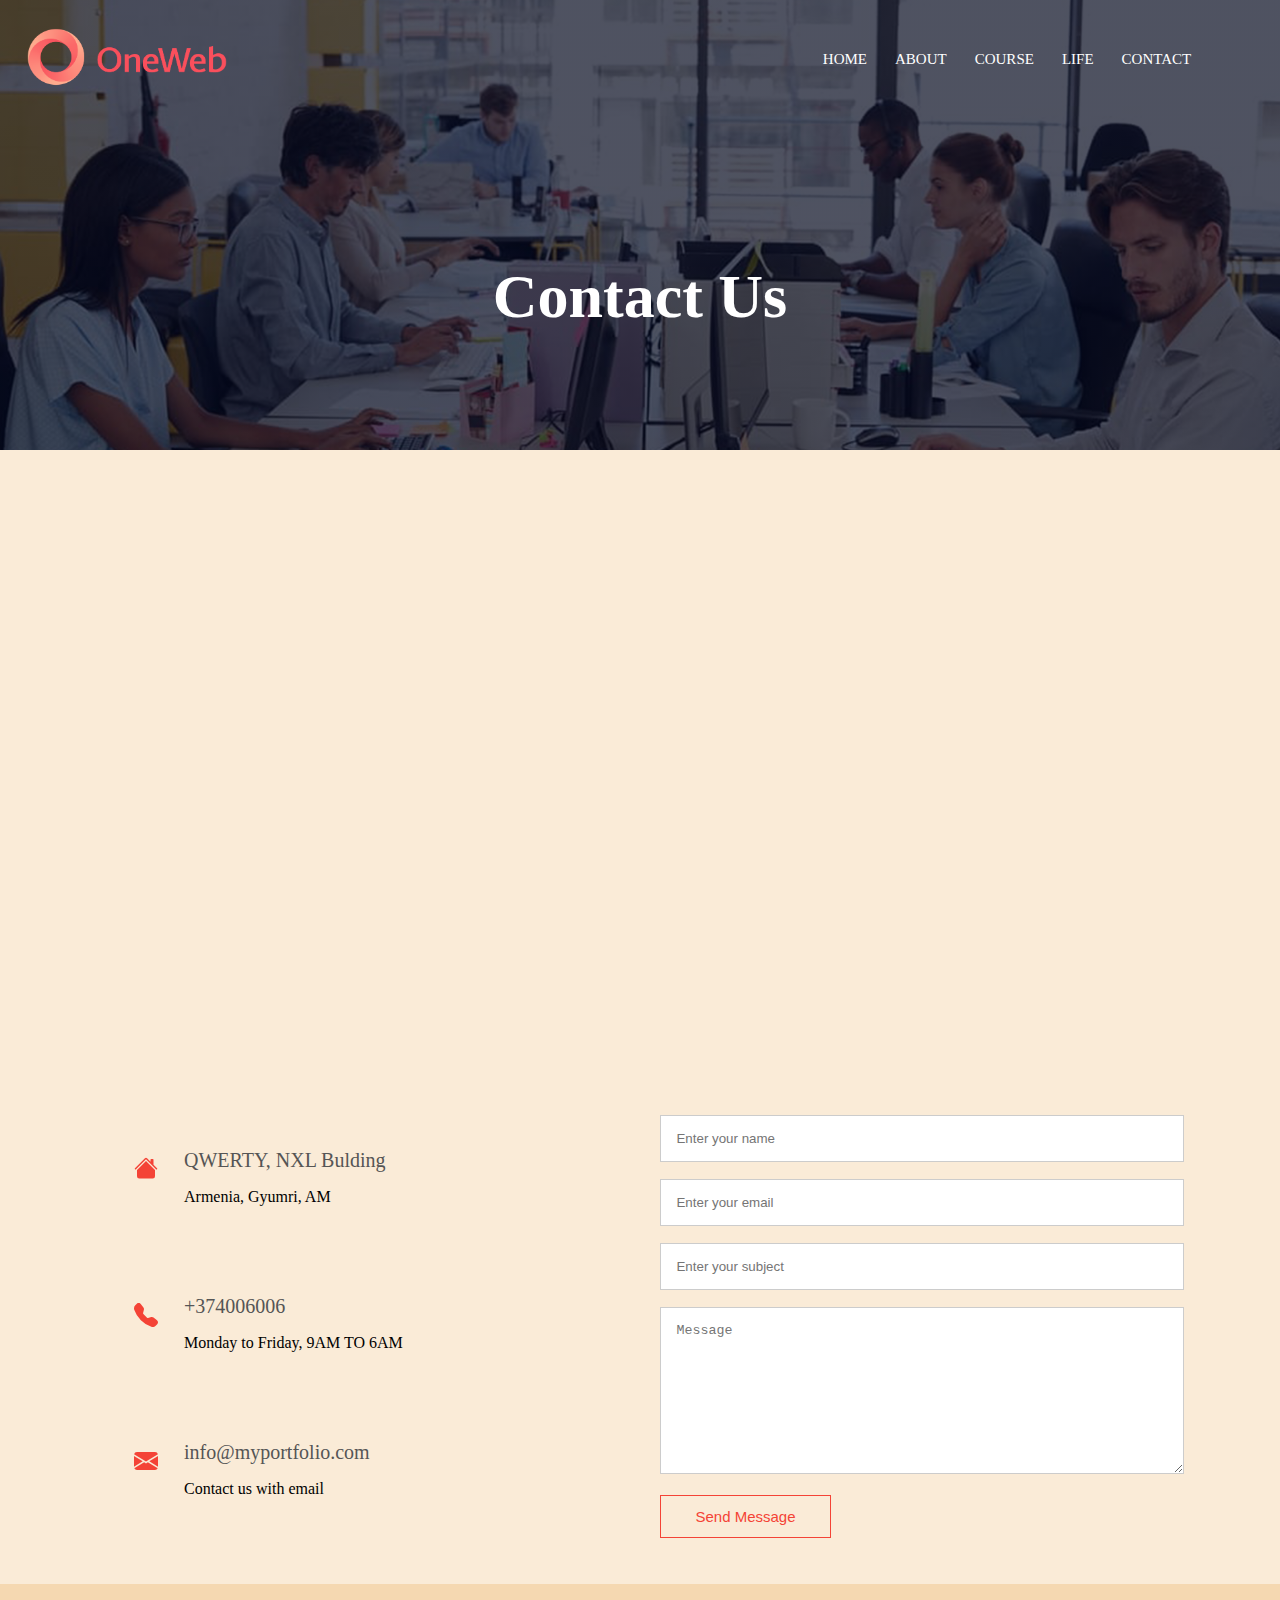
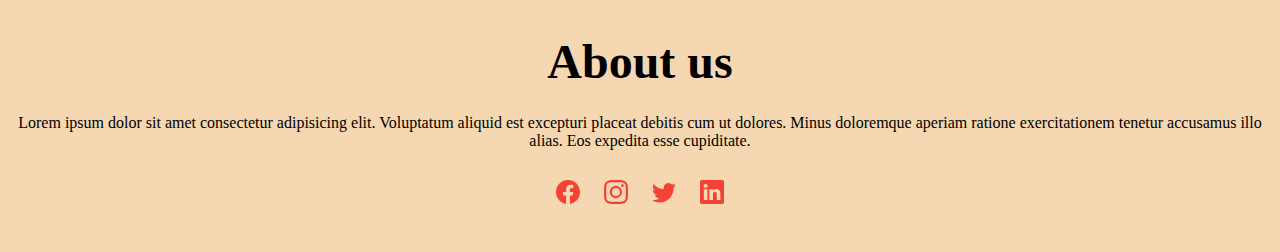
<file: contact.html>
<!DOCTYPE html>
<html lang="en">

<head>
    <meta charset="UTF-8">
    <meta name="viewport" content="width=device-width, initial-scale=1.0">
    <title>Website</title>
    <link rel="stylesheet" href="style.css">
</head>

<body>
    <section class="sub-header">
        <nav>
            <a href="index.html"><img src="imgs/logo.png" alt="logo"></a>
            <div class="nav-links" id="navLinks">
                <svg id="close" xmlns="http://www.w3.org/2000/svg" width="16" height="16" fill="currentColor"
                    class="bi bi-x-lg" viewBox="0 0 16 16">
                    <path
                        d="M2.146 2.854a.5.5 0 1 1 .708-.708L8 7.293l5.146-5.147a.5.5 0 0 1 .708.708L8.707 8l5.147 5.146a.5.5 0 0 1-.708.708L8 8.707l-5.146 5.147a.5.5 0 0 1-.708-.708L7.293 8 2.146 2.854Z" />
                </svg>
                <ul>
                    <li><a href="index.html">HOME</a></li>
                    <li><a href="about.html">ABOUT</a></li>
                    <li><a href="course.html">COURSE</a></li>
                    <li><a href="blog.html">LIFE</a></li>
                    <li><a href="contact.html">CONTACT</a></li>
                </ul>
            </div>
            <svg id="menu" xmlns="http://www.w3.org/2000/svg" width="16" height="16" fill="currentColor"
                class="bi bi-list" viewBox="0 0 16 16">
                <path fill-rule="evenodd"
                    d="M2.5 12a.5.5 0 0 1 .5-.5h10a.5.5 0 0 1 0 1H3a.5.5 0 0 1-.5-.5zm0-4a.5.5 0 0 1 .5-.5h10a.5.5 0 0 1 0 1H3a.5.5 0 0 1-.5-.5zm0-4a.5.5 0 0 1 .5-.5h10a.5.5 0 0 1 0 1H3a.5.5 0 0 1-.5-.5z" />
            </svg>
        </nav>
        <div class="text-box">
            <h1>Contact Us</h1>

        </div>
    </section>

    <!-- contact us -->

    <section class="location">
        <iframe
            src="https://www.google.com/maps/embed?pb=!1m18!1m12!1m3!1d1510.304501141641!2d43.845785078687555!3d40.79260930250395!2m3!1f0!2f0!3f0!3m2!1i1024!2i768!4f13.1!3m3!1m2!1s0x4041fbed1cb021eb%3A0x1b9a3f526c4a0201!2z1LHVttWv1aHVrdW41oLVqdW11aHVtiDVgNaA1aHVutWh1oDVodWv!5e0!3m2!1shy!2sam!4v1697608962325!5m2!1shy!2sam"
            width="600" height="450" style="border:0;" allowfullscreen="" loading="lazy"
            referrerpolicy="no-referrer-when-downgrade"></iframe>
    </section>

    <section class="contact_us">
        <div class="row">
            <div class="contact-col">
                <div>
                    <svg xmlns="http://www.w3.org/2000/svg" width="16" height="16" fill="currentColor"
                        class="bi bi-house-fill" viewBox="0 0 16 16">
                        <path
                            d="M8.707 1.5a1 1 0 0 0-1.414 0L.646 8.146a.5.5 0 0 0 .708.708L8 2.207l6.646 6.647a.5.5 0 0 0 .708-.708L13 5.793V2.5a.5.5 0 0 0-.5-.5h-1a.5.5 0 0 0-.5.5v1.293L8.707 1.5Z" />
                        <path d="m8 3.293 6 6V13.5a1.5 1.5 0 0 1-1.5 1.5h-9A1.5 1.5 0 0 1 2 13.5V9.293l6-6Z" />
                    </svg>
                    <span>
                        <h5>QWERTY, NXL Bulding</h5>
                        <p>Armenia, Gyumri, AM</p>
                    </span>
                </div>

                <div>
                    <svg xmlns="http://www.w3.org/2000/svg" width="16" height="16" fill="currentColor"
                        class="bi bi-telephone-fill" viewBox="0 0 16 16">
                        <path fill-rule="evenodd"
                            d="M1.885.511a1.745 1.745 0 0 1 2.61.163L6.29 2.98c.329.423.445.974.315 1.494l-.547 2.19a.678.678 0 0 0 .178.643l2.457 2.457a.678.678 0 0 0 .644.178l2.189-.547a1.745 1.745 0 0 1 1.494.315l2.306 1.794c.829.645.905 1.87.163 2.611l-1.034 1.034c-.74.74-1.846 1.065-2.877.702a18.634 18.634 0 0 1-7.01-4.42 18.634 18.634 0 0 1-4.42-7.009c-.362-1.03-.037-2.137.703-2.877L1.885.511z" />
                    </svg>
                    <span>
                        <h5>+374006006</h5>
                        <p>Monday to Friday, 9AM TO 6AM</p>
                    </span>
                </div>

                <div>
                    <svg xmlns="http://www.w3.org/2000/svg" width="16" height="16" fill="currentColor"
                        class="bi bi-envelope-fill" viewBox="0 0 16 16">
                        <path
                            d="M.05 3.555A2 2 0 0 1 2 2h12a2 2 0 0 1 1.95 1.555L8 8.414.05 3.555ZM0 4.697v7.104l5.803-3.558L0 4.697ZM6.761 8.83l-6.57 4.027A2 2 0 0 0 2 14h12a2 2 0 0 0 1.808-1.144l-6.57-4.027L8 9.586l-1.239-.757Zm3.436-.586L16 11.801V4.697l-5.803 3.546Z" />
                    </svg>
                    <span>
                        <h5>info@myportfolio.com</h5>
                        <p>Contact us with email</p>
                    </span>
                </div>
            </div>
            
            <div class="contact-col">
                <!-- <form action="form.php" method="post"> -->
                    <input id="name" name="name" type="text" placeholder="Enter your name" required>
                    <input id="email" name="email" type="email" placeholder="Enter your email" required>
                    <input id="subject" name="subject" type="text" placeholder="Enter your subject" required>
                    <textarea id="text_subj" name="massage" rows="9" placeholder="Message" required></textarea>
                    
                        <button id="conf_btn" type="submit" class="hero-btn btns">Send Message</button> 
                        
                    <div class="popup">
                        <img src="imgs/check.jpg" alt="check">
                        <h2>Thank You!</h2>
                        <p>Your massage has been succssfully sent.</p>
                        <button class="ok_btn">OK</button>
                    </div>
               
                <!-- </form> -->
            </div>

        </div>
    </section>

    <!-- about us -->

    <section class="footer">
        <h4>About us</h4>
        <p>Lorem ipsum dolor sit amet consectetur adipisicing elit. Voluptatum aliquid est excepturi placeat debitis cum
            ut dolores. Minus doloremque aperiam ratione exercitationem tenetur accusamus illo alias. Eos expedita esse
            cupiditate.</p>
        <div class="icons">
            <svg xmlns="http://www.w3.org/2000/svg" width="16" height="16" fill="currentColor" class="bi bi-facebook"
                viewBox="0 0 16 16">
                <path
                    d="M16 8.049c0-4.446-3.582-8.05-8-8.05C3.58 0-.002 3.603-.002 8.05c0 4.017 2.926 7.347 6.75 7.951v-5.625h-2.03V8.05H6.75V6.275c0-2.017 1.195-3.131 3.022-3.131.876 0 1.791.157 1.791.157v1.98h-1.009c-.993 0-1.303.621-1.303 1.258v1.51h2.218l-.354 2.326H9.25V16c3.824-.604 6.75-3.934 6.75-7.951z" />
            </svg>
            <svg xmlns="http://www.w3.org/2000/svg" width="16" height="16" fill="currentColor" class="bi bi-instagram"
                viewBox="0 0 16 16">
                <path
                    d="M8 0C5.829 0 5.556.01 4.703.048 3.85.088 3.269.222 2.76.42a3.917 3.917 0 0 0-1.417.923A3.927 3.927 0 0 0 .42 2.76C.222 3.268.087 3.85.048 4.7.01 5.555 0 5.827 0 8.001c0 2.172.01 2.444.048 3.297.04.852.174 1.433.372 1.942.205.526.478.972.923 1.417.444.445.89.719 1.416.923.51.198 1.09.333 1.942.372C5.555 15.99 5.827 16 8 16s2.444-.01 3.298-.048c.851-.04 1.434-.174 1.943-.372a3.916 3.916 0 0 0 1.416-.923c.445-.445.718-.891.923-1.417.197-.509.332-1.09.372-1.942C15.99 10.445 16 10.173 16 8s-.01-2.445-.048-3.299c-.04-.851-.175-1.433-.372-1.941a3.926 3.926 0 0 0-.923-1.417A3.911 3.911 0 0 0 13.24.42c-.51-.198-1.092-.333-1.943-.372C10.443.01 10.172 0 7.998 0h.003zm-.717 1.442h.718c2.136 0 2.389.007 3.232.046.78.035 1.204.166 1.486.275.373.145.64.319.92.599.28.28.453.546.598.92.11.281.24.705.275 1.485.039.843.047 1.096.047 3.231s-.008 2.389-.047 3.232c-.035.78-.166 1.203-.275 1.485a2.47 2.47 0 0 1-.599.919c-.28.28-.546.453-.92.598-.28.11-.704.24-1.485.276-.843.038-1.096.047-3.232.047s-2.39-.009-3.233-.047c-.78-.036-1.203-.166-1.485-.276a2.478 2.478 0 0 1-.92-.598 2.48 2.48 0 0 1-.6-.92c-.109-.281-.24-.705-.275-1.485-.038-.843-.046-1.096-.046-3.233 0-2.136.008-2.388.046-3.231.036-.78.166-1.204.276-1.486.145-.373.319-.64.599-.92.28-.28.546-.453.92-.598.282-.11.705-.24 1.485-.276.738-.034 1.024-.044 2.515-.045v.002zm4.988 1.328a.96.96 0 1 0 0 1.92.96.96 0 0 0 0-1.92zm-4.27 1.122a4.109 4.109 0 1 0 0 8.217 4.109 4.109 0 0 0 0-8.217zm0 1.441a2.667 2.667 0 1 1 0 5.334 2.667 2.667 0 0 1 0-5.334z" />
            </svg>
            <svg xmlns="http://www.w3.org/2000/svg" width="16" height="16" fill="currentColor" class="bi bi-twitter"
                viewBox="0 0 16 16">
                <path
                    d="M5.026 15c6.038 0 9.341-5.003 9.341-9.334 0-.14 0-.282-.006-.422A6.685 6.685 0 0 0 16 3.542a6.658 6.658 0 0 1-1.889.518 3.301 3.301 0 0 0 1.447-1.817 6.533 6.533 0 0 1-2.087.793A3.286 3.286 0 0 0 7.875 6.03a9.325 9.325 0 0 1-6.767-3.429 3.289 3.289 0 0 0 1.018 4.382A3.323 3.323 0 0 1 .64 6.575v.045a3.288 3.288 0 0 0 2.632 3.218 3.203 3.203 0 0 1-.865.115 3.23 3.23 0 0 1-.614-.057 3.283 3.283 0 0 0 3.067 2.277A6.588 6.588 0 0 1 .78 13.58a6.32 6.32 0 0 1-.78-.045A9.344 9.344 0 0 0 5.026 15z" />
            </svg>
            <svg xmlns="http://www.w3.org/2000/svg" width="16" height="16" fill="currentColor" class="bi bi-linkedin"
                viewBox="0 0 16 16">
                <path
                    d="M0 1.146C0 .513.526 0 1.175 0h13.65C15.474 0 16 .513 16 1.146v13.708c0 .633-.526 1.146-1.175 1.146H1.175C.526 16 0 15.487 0 14.854V1.146zm4.943 12.248V6.169H2.542v7.225h2.401zm-1.2-8.212c.837 0 1.358-.554 1.358-1.248-.015-.709-.52-1.248-1.342-1.248-.822 0-1.359.54-1.359 1.248 0 .694.521 1.248 1.327 1.248h.016zm4.908 8.212V9.359c0-.216.016-.432.08-.586.173-.431.568-.878 1.232-.878.869 0 1.216.662 1.216 1.634v3.865h2.401V9.25c0-2.22-1.184-3.252-2.764-3.252-1.274 0-1.845.7-2.165 1.193v.025h-.016a5.54 5.54 0 0 1 .016-.025V6.169h-2.4c.03.678 0 7.225 0 7.225h2.4z" />
            </svg>
        </div>

    </section>

  

    <script src="index.js" defer></script>
</body>

</html>
</file>
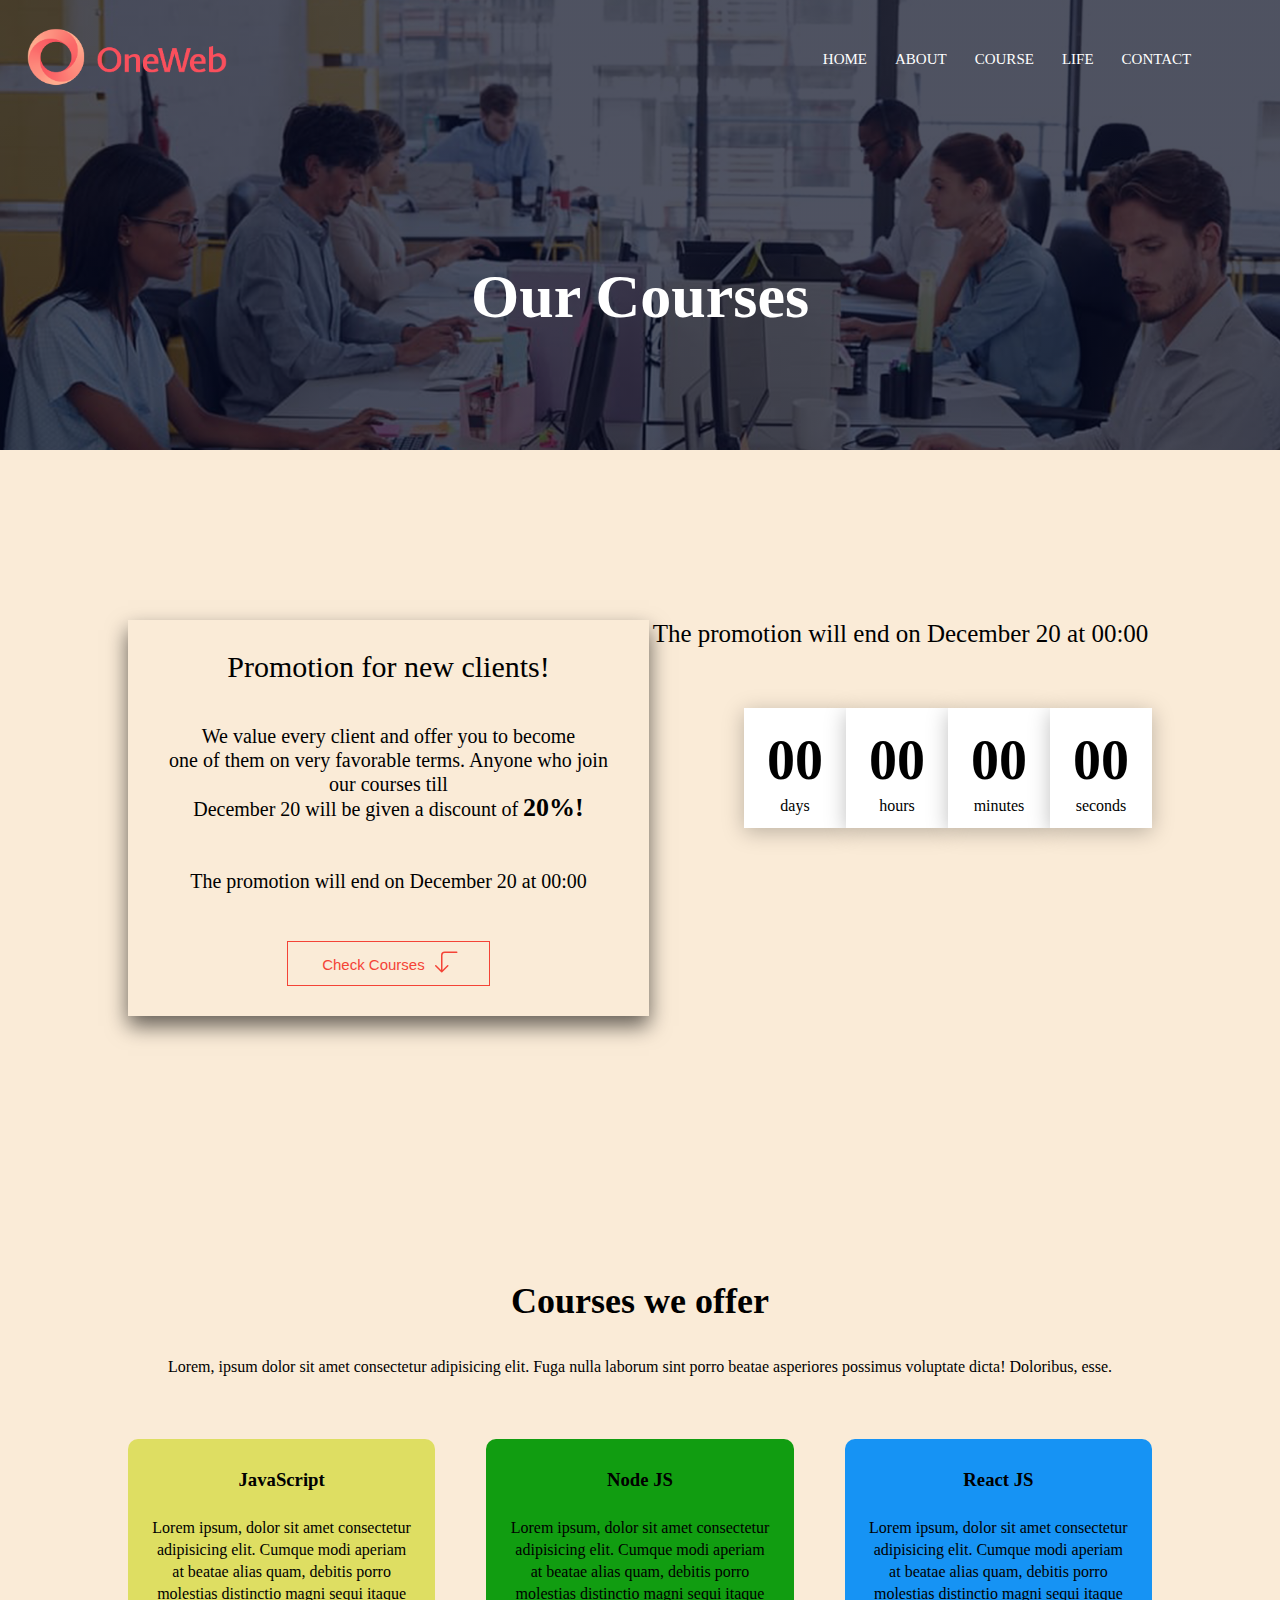
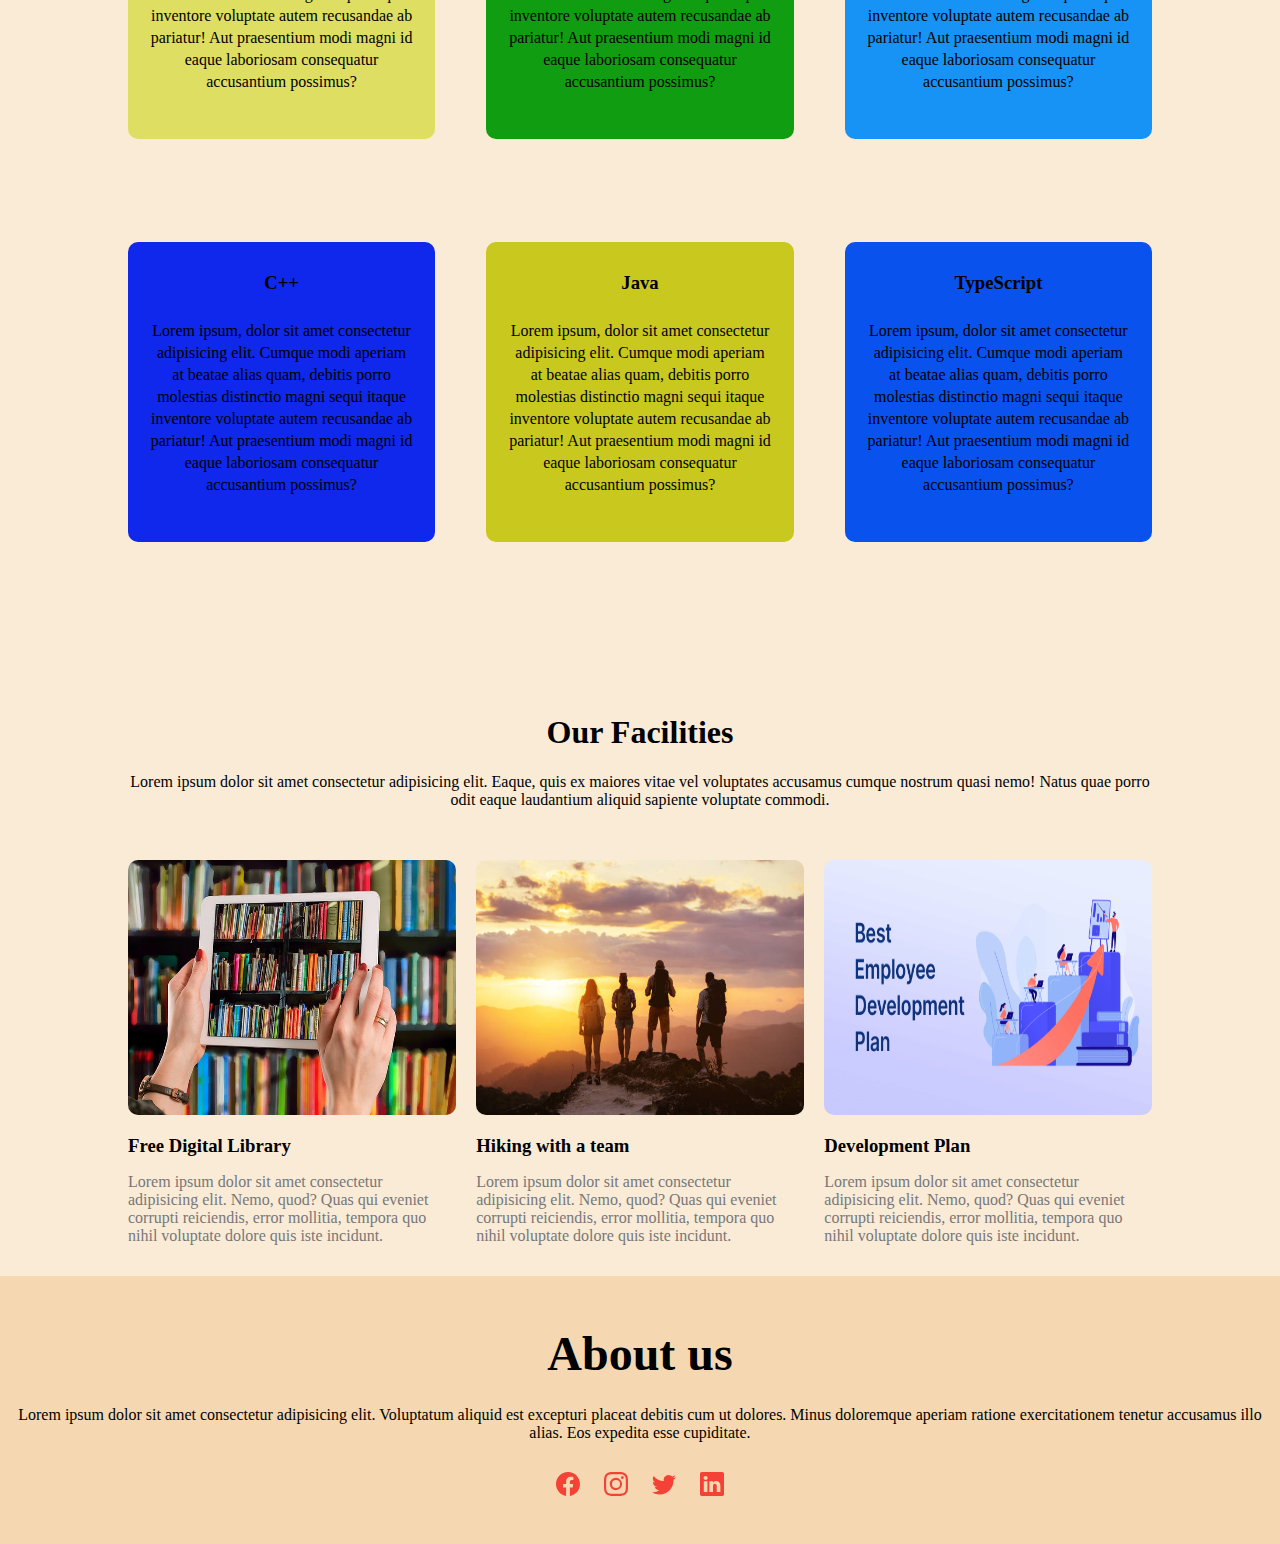
<file: course.html>
<!DOCTYPE html>
<html lang="en">
<head>
    <meta charset="UTF-8">
    <meta name="viewport" content="width=device-width, initial-scale=1.0">
    <title>Website</title>
    <link rel="stylesheet" href="style.css">
</head>
<body>
    <section class="sub-header">
        <nav>
            <a href="index.html"><img src="imgs/logo.png" alt="logo"></a>
            <div class="nav-links" id="navLinks">
                <svg id="close" xmlns="http://www.w3.org/2000/svg" width="16" height="16" fill="currentColor" class="bi bi-x-lg" viewBox="0 0 16 16">
                    <path d="M2.146 2.854a.5.5 0 1 1 .708-.708L8 7.293l5.146-5.147a.5.5 0 0 1 .708.708L8.707 8l5.147 5.146a.5.5 0 0 1-.708.708L8 8.707l-5.146 5.147a.5.5 0 0 1-.708-.708L7.293 8 2.146 2.854Z"/>
                  </svg>
                <ul>
                    <li><a href="index.html">HOME</a></li>
                    <li><a href="about.html">ABOUT</a></li>
                    <li><a href="course.html">COURSE</a></li>
                    <li><a href="blog.html">LIFE</a></li>
                    <li><a href="contact.html">CONTACT</a></li>
                </ul>
            </div>
            <svg id="menu" xmlns="http://www.w3.org/2000/svg" width="16" height="16" fill="currentColor" class="bi bi-list" viewBox="0 0 16 16">
                <path fill-rule="evenodd" d="M2.5 12a.5.5 0 0 1 .5-.5h10a.5.5 0 0 1 0 1H3a.5.5 0 0 1-.5-.5zm0-4a.5.5 0 0 1 .5-.5h10a.5.5 0 0 1 0 1H3a.5.5 0 0 1-.5-.5zm0-4a.5.5 0 0 1 .5-.5h10a.5.5 0 0 1 0 1H3a.5.5 0 0 1-.5-.5z"/>
              </svg>
        </nav>
        <div class="text-box">
            <h1>Our Courses</h1>
            
        </div>
    </section> 

    <!-- course -->

    <section class="course">
        <div class="promotion">
           
            <div class="container">
                
                <div class="promotion__text">
                    <div class="pro_title">Promotion for new clients!</div>
                    <div class="promotion__descr">
                        We value every client and offer you to become <br> one of them on very favorable terms. 
                        Anyone who join our courses till <br> December 20 will be given a discount of <span>20%!</span>
                        <br><br><br>
                        The promotion will end on December 20 at 00:00 <br><br><br>
                        <button class="scroll hero-btn btns">Check Courses <svg xmlns="http://www.w3.org/2000/svg" width="16" height="16" fill="currentColor" class="bi bi-arrow-90deg-down" viewBox="0 0 16 16">
                            <path fill-rule="evenodd" d="M4.854 14.854a.5.5 0 0 1-.708 0l-4-4a.5.5 0 0 1 .708-.708L4 13.293V3.5A2.5 2.5 0 0 1 6.5 1h8a.5.5 0 0 1 0 1h-8A1.5 1.5 0 0 0 5 3.5v9.793l3.146-3.147a.5.5 0 0 1 .708.708l-4 4z"/>
                          </svg></button>
                    </div>
                </div>
                <div class="promotion__timer">
                    <div class="title_pro_end">The promotion will end on December 20 at 00:00</div>
                    <div class="timer">
                        <div class="timer__block">
                            <span id="days">12</span>
                            days
                        </div>
                        <div class="timer__block">
                            <span id="hours">20</span>
                            hours
                        </div>
                        <div class="timer__block">
                            <span id="minutes">56</span>
                            minutes
                        </div>
                        <div class="timer__block">
                            <span id="seconds">20</span>
                            seconds
                        </div>
                    </div>
                </div>
            </div>
        </div>
        <h1>Courses we offer</h1>
        <p>Lorem, ipsum dolor sit amet consectetur adipisicing elit. Fuga nulla laborum sint porro beatae asperiores possimus voluptate dicta! Doloribus, esse.</p>
        <div class="row">
            <div class="course-col js">
                <h3>JavaScript</h3>
                <p>Lorem ipsum, dolor sit amet consectetur adipisicing elit. Cumque modi aperiam at beatae alias quam, debitis porro molestias distinctio magni sequi itaque inventore voluptate autem recusandae ab pariatur! Aut praesentium modi magni id eaque laboriosam consequatur accusantium possimus?</p>
            </div>
            <div class="course-col node">
                <h3>Node JS</h3>
                <p>Lorem ipsum, dolor sit amet consectetur adipisicing elit. Cumque modi aperiam at beatae alias quam, debitis porro molestias distinctio magni sequi itaque inventore voluptate autem recusandae ab pariatur! Aut praesentium modi magni id eaque laboriosam consequatur accusantium possimus?</p>
            </div>
            <div class="course-col react">
                <h3>React JS</h3>
                <p>Lorem ipsum, dolor sit amet consectetur adipisicing elit. Cumque modi aperiam at beatae alias quam, debitis porro molestias distinctio magni sequi itaque inventore voluptate autem recusandae ab pariatur! Aut praesentium modi magni id eaque laboriosam consequatur accusantium possimus?</p>
            </div>
          
        </div>
        <div class="row">
            <div class="course-col cpp">
                <h3>C++</h3>
                <p>Lorem ipsum, dolor sit amet consectetur adipisicing elit. Cumque modi aperiam at beatae alias quam, debitis porro molestias distinctio magni sequi itaque inventore voluptate autem recusandae ab pariatur! Aut praesentium modi magni id eaque laboriosam consequatur accusantium possimus?</p>
            </div>
            <div class="course-col java">
                <h3>Java</h3>
                <p>Lorem ipsum, dolor sit amet consectetur adipisicing elit. Cumque modi aperiam at beatae alias quam, debitis porro molestias distinctio magni sequi itaque inventore voluptate autem recusandae ab pariatur! Aut praesentium modi magni id eaque laboriosam consequatur accusantium possimus?</p>
            </div>
            <div class="course-col ts">
                <h3>TypeScript</h3>
                <p>Lorem ipsum, dolor sit amet consectetur adipisicing elit. Cumque modi aperiam at beatae alias quam, debitis porro molestias distinctio magni sequi itaque inventore voluptate autem recusandae ab pariatur! Aut praesentium modi magni id eaque laboriosam consequatur accusantium possimus?</p>
            </div>
        </div>

    </section>

    <!-- facalities -->

    <section class="facilities">
        <h1>Our Facilities</h1>
        <p>Lorem ipsum dolor sit amet consectetur adipisicing elit. Eaque, quis ex maiores vitae vel voluptates accusamus cumque nostrum quasi nemo! Natus quae porro odit eaque laudantium aliquid sapiente voluptate commodi.</p>

        <div class="row">
            <div class="facilities-col">
                <img src="imgs/library.png" alt="img">
                <h3>Free Digital Library</h3>
                <p>Lorem ipsum dolor sit amet consectetur adipisicing elit. Nemo, quod? Quas qui eveniet corrupti reiciendis, error mollitia, tempora quo nihil voluptate dolore quis iste incidunt.</p>
            </div>
            <div class="facilities-col">
                <img src="imgs/camping.png" alt="img">
                <h3>Hiking with a team</h3>
                <p>Lorem ipsum dolor sit amet consectetur adipisicing elit. Nemo, quod? Quas qui eveniet corrupti reiciendis, error mollitia, tempora quo nihil voluptate dolore quis iste incidunt.</p>
            </div>
            <div class="facilities-col">
                <img src="imgs/plan.jpg" alt="img">
                <h3>Development Plan</h3>
                <p>Lorem ipsum dolor sit amet consectetur adipisicing elit. Nemo, quod? Quas qui eveniet corrupti reiciendis, error mollitia, tempora quo nihil voluptate dolore quis iste incidunt.</p>
            </div>
        </div>

    </section>

  <!-- footer -->
    <section class="footer">
        <h4>About us</h4>
        <p>Lorem ipsum dolor sit amet consectetur adipisicing elit. Voluptatum aliquid est excepturi placeat debitis cum ut dolores. Minus doloremque aperiam ratione exercitationem tenetur accusamus illo alias. Eos expedita esse cupiditate.</p>
<div class="icons">
    <svg xmlns="http://www.w3.org/2000/svg" width="16" height="16" fill="currentColor" class="bi bi-facebook" viewBox="0 0 16 16">
        <path d="M16 8.049c0-4.446-3.582-8.05-8-8.05C3.58 0-.002 3.603-.002 8.05c0 4.017 2.926 7.347 6.75 7.951v-5.625h-2.03V8.05H6.75V6.275c0-2.017 1.195-3.131 3.022-3.131.876 0 1.791.157 1.791.157v1.98h-1.009c-.993 0-1.303.621-1.303 1.258v1.51h2.218l-.354 2.326H9.25V16c3.824-.604 6.75-3.934 6.75-7.951z"/>
      </svg>
      <svg xmlns="http://www.w3.org/2000/svg" width="16" height="16" fill="currentColor" class="bi bi-instagram" viewBox="0 0 16 16">
        <path d="M8 0C5.829 0 5.556.01 4.703.048 3.85.088 3.269.222 2.76.42a3.917 3.917 0 0 0-1.417.923A3.927 3.927 0 0 0 .42 2.76C.222 3.268.087 3.85.048 4.7.01 5.555 0 5.827 0 8.001c0 2.172.01 2.444.048 3.297.04.852.174 1.433.372 1.942.205.526.478.972.923 1.417.444.445.89.719 1.416.923.51.198 1.09.333 1.942.372C5.555 15.99 5.827 16 8 16s2.444-.01 3.298-.048c.851-.04 1.434-.174 1.943-.372a3.916 3.916 0 0 0 1.416-.923c.445-.445.718-.891.923-1.417.197-.509.332-1.09.372-1.942C15.99 10.445 16 10.173 16 8s-.01-2.445-.048-3.299c-.04-.851-.175-1.433-.372-1.941a3.926 3.926 0 0 0-.923-1.417A3.911 3.911 0 0 0 13.24.42c-.51-.198-1.092-.333-1.943-.372C10.443.01 10.172 0 7.998 0h.003zm-.717 1.442h.718c2.136 0 2.389.007 3.232.046.78.035 1.204.166 1.486.275.373.145.64.319.92.599.28.28.453.546.598.92.11.281.24.705.275 1.485.039.843.047 1.096.047 3.231s-.008 2.389-.047 3.232c-.035.78-.166 1.203-.275 1.485a2.47 2.47 0 0 1-.599.919c-.28.28-.546.453-.92.598-.28.11-.704.24-1.485.276-.843.038-1.096.047-3.232.047s-2.39-.009-3.233-.047c-.78-.036-1.203-.166-1.485-.276a2.478 2.478 0 0 1-.92-.598 2.48 2.48 0 0 1-.6-.92c-.109-.281-.24-.705-.275-1.485-.038-.843-.046-1.096-.046-3.233 0-2.136.008-2.388.046-3.231.036-.78.166-1.204.276-1.486.145-.373.319-.64.599-.92.28-.28.546-.453.92-.598.282-.11.705-.24 1.485-.276.738-.034 1.024-.044 2.515-.045v.002zm4.988 1.328a.96.96 0 1 0 0 1.92.96.96 0 0 0 0-1.92zm-4.27 1.122a4.109 4.109 0 1 0 0 8.217 4.109 4.109 0 0 0 0-8.217zm0 1.441a2.667 2.667 0 1 1 0 5.334 2.667 2.667 0 0 1 0-5.334z"/>
      </svg>
      <svg xmlns="http://www.w3.org/2000/svg" width="16" height="16" fill="currentColor" class="bi bi-twitter" viewBox="0 0 16 16">
        <path d="M5.026 15c6.038 0 9.341-5.003 9.341-9.334 0-.14 0-.282-.006-.422A6.685 6.685 0 0 0 16 3.542a6.658 6.658 0 0 1-1.889.518 3.301 3.301 0 0 0 1.447-1.817 6.533 6.533 0 0 1-2.087.793A3.286 3.286 0 0 0 7.875 6.03a9.325 9.325 0 0 1-6.767-3.429 3.289 3.289 0 0 0 1.018 4.382A3.323 3.323 0 0 1 .64 6.575v.045a3.288 3.288 0 0 0 2.632 3.218 3.203 3.203 0 0 1-.865.115 3.23 3.23 0 0 1-.614-.057 3.283 3.283 0 0 0 3.067 2.277A6.588 6.588 0 0 1 .78 13.58a6.32 6.32 0 0 1-.78-.045A9.344 9.344 0 0 0 5.026 15z"/>
      </svg>
      <svg xmlns="http://www.w3.org/2000/svg" width="16" height="16" fill="currentColor" class="bi bi-linkedin" viewBox="0 0 16 16">
        <path d="M0 1.146C0 .513.526 0 1.175 0h13.65C15.474 0 16 .513 16 1.146v13.708c0 .633-.526 1.146-1.175 1.146H1.175C.526 16 0 15.487 0 14.854V1.146zm4.943 12.248V6.169H2.542v7.225h2.401zm-1.2-8.212c.837 0 1.358-.554 1.358-1.248-.015-.709-.52-1.248-1.342-1.248-.822 0-1.359.54-1.359 1.248 0 .694.521 1.248 1.327 1.248h.016zm4.908 8.212V9.359c0-.216.016-.432.08-.586.173-.431.568-.878 1.232-.878.869 0 1.216.662 1.216 1.634v3.865h2.401V9.25c0-2.22-1.184-3.252-2.764-3.252-1.274 0-1.845.7-2.165 1.193v.025h-.016a5.54 5.54 0 0 1 .016-.025V6.169h-2.4c.03.678 0 7.225 0 7.225h2.4z"/>
      </svg>
</div>

</section>



<script src="index.js" defer></script>
</body>
</html>
</file>
<file: style.css>
@import url('https://fonts.googleapis.com/css2?family=Autour+One&family=Lilita+One&family=Oswald:wght@300&display=swap');

body {
    margin: 0;
    padding: 0;
    font-family: 'Crimson Pro', serif;
    background-color: antiquewhite;
}

.header {
    min-height: 100vh;
    width: 100%;
    background-image: linear-gradient(rgba(4,9,30,0.7),rgba(4,9,30,0.7)),url(imgs/bg.jpg);
    background-position: center;
    background-size: cover;
    position: relative;
}

nav {
    display: flex;
    padding: 2% 6%;
    justify-content: space-between;
    align-items: center;
}

nav img {
    width: 100px;
    transform: scale(2);
}

.nav-links {
    flex: 1;
    text-align: right;
}

.nav-links ul li {
    list-style: none;
    display: inline-block;
    padding: 8px 12px;
    position: relative;
}

.nav-links ul li a {
    color:  #fff;
    text-decoration: none;
    font-size: 15px;
    font-family: 'Crimson Pro', serif;
}

.nav-links ul li::after {
    content: "";
    width: 0%;
    height: 2px;
    background: #f44336;
    display: block;
    margin: auto;
    transition: .5s;
}

.nav-links ul li:hover::after {
    width: 100%;
}

.text-box {
 width: 90%;
 color: #fff;
 position: absolute;
 top: 50%;
 left: 50%;
 transform: translate(-50%, -50%);
 text-align: center;
}

.text-box h1 {
    font-size: 62px;
}

.text-box p {
    margin: 10px 0 40px;
    font-size: 14px;
    color: #fff;
}

.hero-btn {
    display: inline-block;
    text-decoration: none;
    color: #fff;
    border: 1px solid #fff;
    padding: 12px 34px;
    font-size: 15px;
    background: transparent;
    cursor: pointer;
    position: relative;
}

.hero-btn:hover {
    border: 1px solid #f44336;
    background: #f44336;
    transition: 1s;
}

nav svg {
    display: none;
}

@media (max-width: 700px) {
    .header img {
        transform: scale(1);
    }
    .text-box h1 {
        font-size: 20px;
    }
    .nav-links ul li {
        display: block;
    }
    .nav-links {
        position: fixed;
        background: #f44336;
        height: 100vh;
        width: 200px;
        top: 0;
        right: -200px;
        text-align: left;
        z-index: 2;
    }

 nav svg {
    display: block;
    color: #fff;
    margin: 10px;
    cursor: pointer;
    transform: scale(1.5);
 }
 .nav-links ul {
    padding: 30px;

 }
}

/* course */

.course  {
    width: 80%;
    margin: auto;
    text-align: center;
    padding-top: 100px;
}

.course h1 {
    font-size: 36px;
    font-weight: 600;
}

.course p {
    color: #000;
    font-size: 1rem;
    font-weight: 300;
    line-height: 22px;
    padding: 10px;
}

.row {
    margin-top: 5%;
    display: flex;
    justify-content: space-between;
}

.course-col {
    cursor: pointer;
    flex-basis: 30%;
    background-color: #f9e7e7;
    border-radius: 10px;
    margin-bottom: 5%;
    padding: 20px 12px;
    box-sizing: border-box;
    transition: .7s;
}

.course-col h3 {
    text-align: center;
    font-weight: 600;
    margin: 10px 0;
}

.course-col:hover {
    box-shadow: 0 0 20px 0 rgba(0,0,0,0.5);
}

.js {
    background-color: #dede62;
}

.node {
    background-color: rgb(17, 157, 17);
}

.react {
    background-color: rgb(22, 147, 244);
}

.cpp {
    background-color: rgb(15, 40, 235);
}

.java {
    background-color: rgb(200, 200, 31);
}

.ts {
    background-color: rgb(10, 82, 238);
}

@media (max-width: 700px) {
  .row {
    flex-direction: column;
  }
}

/* timer */


.promotion {
    padding: 70px 0 240px 0;
    position: relative;
}

.promotion .container {
    display: flex;
}

.promotion .bgc_y {
    position: absolute;
    width: 50%;
    height: 499px;
    background: rgba(66, 71, 58, 0.35);
    z-index: -1;
    top: -50px;
    left: 0;
    border-radius: 15px;
}

.promotion__text {
    box-shadow: 0 10px 20px 0 rgba(0,0,0,0.6);
    padding: 30px;
}

.promotion__text:hover {
    transform: scale(1.1);
}

.title_pro_end {
    font-size: 25px;
}

.promotion__text {
    width: 50%;
}

.promotion__descr {
    margin-top: 40px;
    font-size: 20px;
    line-height: 24px;
    font-weight: 300;
}

.promotion__descr span {
    font-weight: 700;
    font-size: 26px;
}

.promotion__timer {
    width: 50%;
}

.promotion__timer .title {
    text-align: right;
}

.promotion__timer .timer {
    margin-top: 60px;
    padding-left: 95px;
    display: flex;
    justify-content: space-between;
    align-items: center;
}

.promotion__timer .timer__block {
    width: 102px;
    height: 120px;
    background: #fff;
    box-shadow: 0 4px 20px rgba(0, 0, 0, .25);
    font-size: 16px;
    font-weight: 300;
    text-align: center;
}

.promotion__timer .timer__block span {
    display: block;
    margin-top: 20px;
    margin-bottom: 5px;
    font-size: 56px;
    font-weight: 700;
}

.pro_title {
    font-size: 30px;
}

.scroll svg {
    transform: scale(1.5);
    margin-left: 10px;
}

/* campus */

.campus {
    width: 80%;
    margin: auto;
    text-align: center;
    padding-top: 50px;
}

.campus-col {
    flex-basis: 32%;
    border-radius: 10px;
    margin-bottom: 30px;
    position: relative;
    overflow: hidden;
    cursor: pointer;
}

.campus-col img {
    width: 100%;
    height: 100%;
    display: block;
}

.leayer {
    background: transparent;
    height: 100%;
    width: 100%;
    position: absolute;
    top: 0;
    left: 0;
    transition: .6s;
    overflow: hidden;
}

.leayer:hover {
 background-color: rgba(204, 118, 118, 0.6);
}

.leayer h3 {
    width: 100%;
    font-weight: 500;
    color: #fff;
    font-size: 26px;
    bottom: 0;
    left: 50%;
    transform: translateX(-50%);
    position: absolute;
    opacity: 0;
    transition: .6s;
}

.leayer:hover h3 {
    bottom: 49%;
    opacity: 1;
}

/* facilities */

.facilities {
 width: 80%;
 margin: auto;
 text-align: center;
 padding-top: 100px;
}

.facilities-col {
    flex-basis: 32%;
    border-radius: 10px;
    margin-bottom: 5%;
    text-align: left;
}

.facilities-col img {
    width: 100%;
    height: 70%;
    border-radius: 10px;
    cursor: pointer;
    transition: .5s;
}

.facilities-col img:hover {
    transform: scale(1.1);
}

.facilities-col p {
    padding: 0;
    color: #777;
}

.facilities-col h3 {
    margin-top: 16px;
    margin-bottom: 15px;
    text-align: left;
}

/* testimonials */

.testimonials {
    width: 80%;
    margin: auto;
    padding-top: 100px;
    text-align: center;
}

.testimonial-col {
    flex-basis: 45%;
    border-radius: 10px;
    margin-bottom: 5%;
    text-align: left;
    background: #dede62;
    padding: 25px;
    cursor: pointer;
    display: flex;
}

.testimonial-col img {
    height: 40px;
    margin-left: 5px;
    margin-right: 30px;
    border-radius: 50px;
}

.testimonial-col p {
    padding: 0;
    margin-bottom: 5px;
}

.testimonial-col h3 {
    margin-top: 15px;
    text-align: left;
}

.testimonial-col svg {
    color: #f44336;
}

@media (max-width: 700px) {
    .testimonial-col img {
        margin-left: 2px;
        margin-right: 15px;
        margin-top: 15px;
    }
}
  


.cta {
 margin: 100px auto;
 width: 80%;
 background-image: linear-gradient(rgba(0,0,0,0.6),rgba(0,0,0,0.6)),
 url(imgs/call.jpg);
 background-position: center;
 background-size: cover;
 border-radius: 10px;
 text-align: center;
 padding: 100px 0;
}

.cta h1 {
    color: #fff;
    margin-bottom: 40px;
    padding: 0;
}

@media(max-width: 700px) {
    .cta h1 {
        font-size: 24px;
    }
}

/* footer */

.footer {
    background-color: rgb(245, 216, 177);
    width: 100%;
    text-align: center;
    padding: 30px 0;
}

.footer h4 {
    margin-bottom: 25px;
    margin-top: 20px;
    font-weight: 600;
    font-size: 3rem;
}

.icons svg {
    color: #f44336;
    margin: 0 14px;
    cursor: pointer;
    padding: 18px 0;
    transform: scale(1.5);
}

.icons svg:hover {
    color: #fff;
}

/* aboutus */

.sub-header {
    height: 50vh;
    width: 100%;
    background-image: linear-gradient(rgba(4,9,30,0.7), rgba(4,9,30,0.7)),url(imgs/aboutcover.jpg);
    background-position: center;
    background-size: cover;
    text-align: center;
    color: #fff;
}


.sub-header h1 {
    margin-bottom: 350px;
    font-weight: 700;
}

.about-us {
    width: 80%;
    margin: auto;
    padding-top: 80px;
    padding-bottom: 50px;
}

.about-col {
    flex-basis: 48%;
    padding: 30px 2px;
}

.about-col img {
    width: 100%;
}

.about-col h1 {
    padding-top: 0;
}

.about-col p {
    padding: 15px 0 25px;
    color: #777;
}

.btns {
    border: 1px solid #f44336;
    background: transparent;
    color: #f44336;
}

.btns:hover {
    color: #fff;
}


/* blog */

.blog-content {
width: 80%;
margin: auto;
padding: 60px 0;
}

.blog-left {
    flex-basis: 65%;
}

.blog-left img {
    width: 100%;
}

.blog-left h2 {
    color: #222;
    font-weight: 500;
    margin: 30px 0;
}

.blog-left p {
    color: #999;
    padding: 0;
    text-align: justify;
}

.blog-right {
    flex-basis: 32%;
}

.blog-right  h3{
  background: #f44336;
  color: #fff;
  padding: 7px 0;
  font-size: 16px;
  margin-bottom: 20px;
  text-align: center;
}

.blog-right div {
    display: flex;
    align-items: center;
    justify-content: space-between;
    color: #555;
    padding: 8px;
}

.comments {
    width: 50%;
    display: flex;
    flex-direction: column;
    margin-left: 20px;
}

.comment-box {
    border: 1px solid #ccc;
    margin: 50px 0;
    padding: 10px 20px;
}

.comment-box h3 {
    text-align: left;
}

.comment-form input, .comment-form textarea {
    width: 100%;
    padding: 10px;
    margin: 10px -8px;
    border: none;
    outline: none;
    background-color: #f0f0f0;
} 

.comment-form button {
    margin: 10px 0;
}

@media(max-width: 700px) {
    .sub-header img {
        transform: scale(1);
    }
    .sub-header h1 {
        font-size: 24px;
    }
    .comment-form input, .comment-form textarea {
        margin: 15px -10px;
    }
}

/* contact us */

.location {
    width: 80%;
    margin: auto;
    padding: 80px 0;
}

.location iframe {
    width: 100%;
}

.contact_us {
    width: 80%;
    margin: auto;
}

.contact-col {
    flex-basis: 48%;
    margin-bottom: 30px;
}

.contact-col div {
    display: flex;
    align-items: center;
    margin-bottom: 40px;
}

.contact-col div svg {
    transform: scale(1.5);
    color: #f44336;
    margin: 10px;
    margin-right: 30px;
}

.contact-col div p {
    padding: 0;
}

.contact-col div h5 {
    font-size: 20px;
    margin-bottom: 3px;
    color: #555;
    font-weight: 500;
}

.contact-col input, .contact-col textarea {
  width: 100%;
  padding: 15px;
  margin-bottom: 17px;
  outline: none;
  border: 1px solid #ccc;
}


@media (max-width: 700px) {
    .contact-col input, .contact-col textarea {
        margin: 15px -13px;
    }
    .offer__slider {
        width: 250px;
        margin-top: 50px;
        display: flex;
        flex-direction: column;
        align-items: flex-end;
    }
    .offer__slide {
        width: 40%;
        height: 200px;
    }
    
    .offer__slide img {
        width: 100%;
        height: 100%;
        object-fit: cover;
    }
}


.offer__slider {
    width: 650px;
    margin-top: 50px;
    display: flex;
    flex-direction: column;
    align-items: flex-end;
}

.offer__slider-counter {
    display: flex;
    width: 180px;
    align-items: center;
    font-size: 24px;
    color: rgba(0, 0, 0, 0.5);
}

.offer__slider-wrapper {
    width: 100%;
    margin-top: 15px;
    box-shadow: 0 4px 30px rgba(0, 0, 0, 0.25);
}

.offer__slider-prev {
    margin-right: 10px;
    cursor: pointer;
}

.offer__slider-next {
    margin-left: 10px;
    cursor: pointer;
}

.offer__slider #current {
    font-size: 48px;
    font-weight: 700;
    color: #000;
}

.offer__slide {
    width: 100%;
    height: 390px;
}

.offer__slide img {
    width: 100%;
    height: 100%;
    object-fit: cover;
}

.show {
    display: block;
}

.hide {
    display: none;
}

.fade {
    animation: fade 1.5s;
}

@keyframes fade {
    from {
        opacity: 0.1;
    }

    to {
        opacity: 1;
    }
}



.popup {
    display: flex;
    flex-direction: column;
    width: 400px;
    background: #fff;
    border-radius: 7px;
    position: absolute;
    top: 0%;
    left: 50%;
    transform: translate(-50%,-50%) scale(0.1);
    text-align: center;
    padding: 0 30px 30px;
    color: #333;
    visibility: hidden;
    transition: transform .4s, top .4s;
}

.open-popup {
    visibility: visible;
    top: 140%;
    transform: translate(-50%,-50%) scale(1);
}

.popup img {
    width: 100px;
    margin-top: -50px;
    border-radius: 50%;
    box-shadow: 2px 7px 5px rgba(0, 0, 0, 0.4);
}

.popup h2 {
    font-size: 38px;
    font-weight: 500;
    margin: 30px 0 10px;
}
.popup button {
    width: 100%;
    margin-top: 50px;
    padding: 10px 0;
    background: #6fd649;
    color: #fff;
    border: 0;
    outline: none;
    font-size: 18px;
    border-radius: 5px;
    cursor: pointer;
    box-shadow: 0px 7px 5px rgba(0, 0, 0, 0.4);
}
</file>
